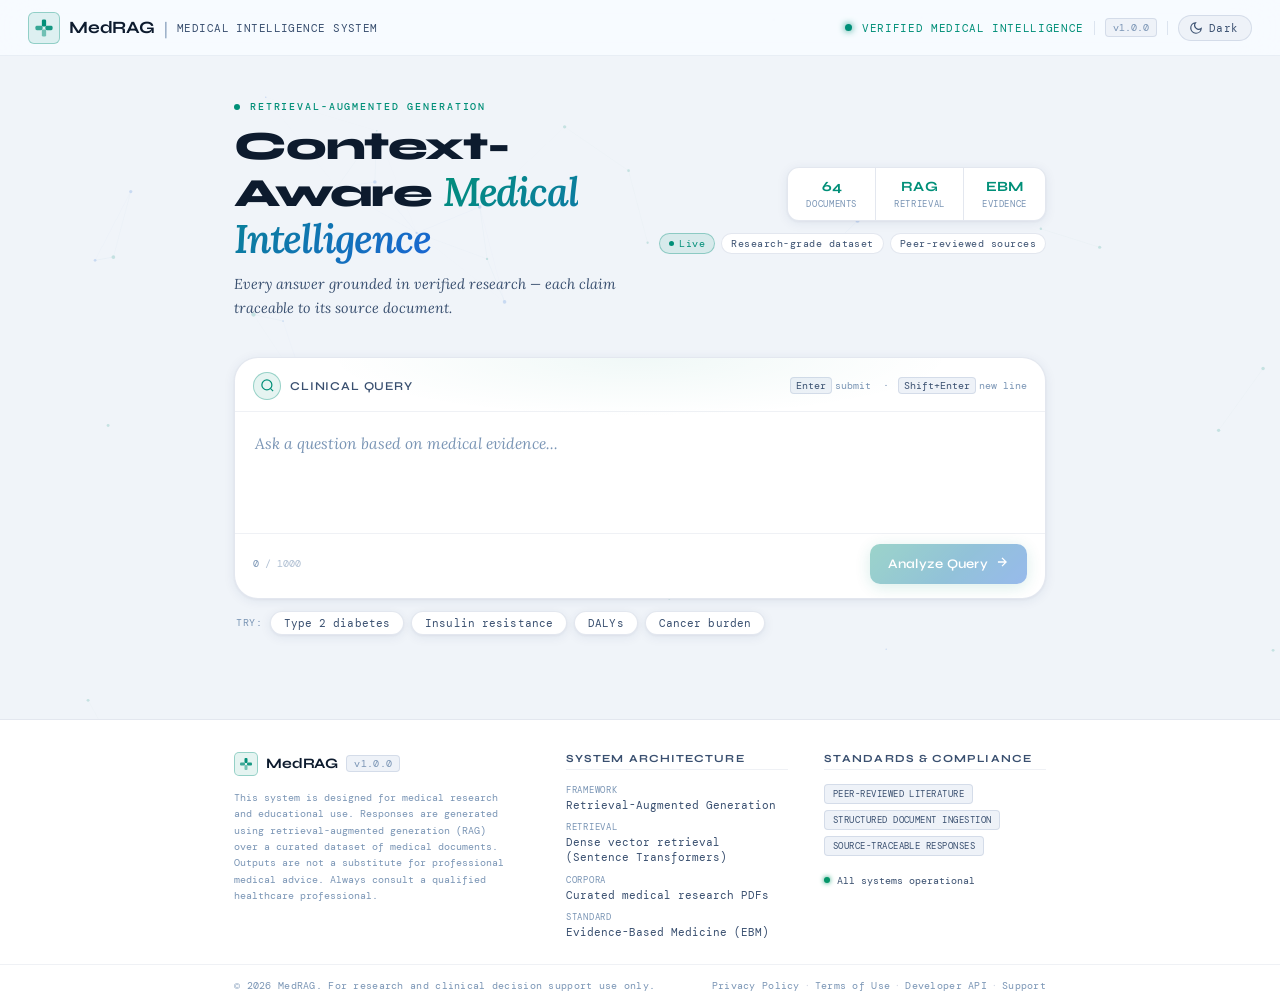
<file: frontend/index.html>
<!DOCTYPE html>
<html lang="en" data-theme="light">
<head>
  <meta charset="UTF-8" />
  <meta name="viewport" content="width=device-width, initial-scale=1.0" />
  <title>MedRAG — Context-Aware Medical Intelligence</title>
  <link rel="preconnect" href="https://fonts.googleapis.com" />
  <link rel="preconnect" href="https://fonts.gstatic.com" crossorigin />
  <link href="https://fonts.googleapis.com/css2?family=Syne:wght@400;500;600;700;800&family=DM+Mono:ital,wght@0,300;0,400;0,500;1,400&family=Lora:ital,wght@0,400;0,500;0,600;1,400;1,500&display=swap" rel="stylesheet" />
  <link rel="stylesheet" href="style.css" />

  <!-- Apply saved theme immediately to prevent flash of wrong theme -->
  <script>
    (function () {
      try {
        const saved = localStorage.getItem('medrag-theme');
        if (saved === 'dark') {
          document.documentElement.setAttribute('data-theme', 'dark');
        }
      } catch (e) {}
    })();
  </script>
</head>
<body>

  <!-- Background canvas for particle network effect -->
  <canvas id="bgCanvas"></canvas>

  <!-- ── Navbar ────────────────────────────────────────────────── -->
  <nav class="navbar">
    <div class="navbar-brand">
      <div class="brand-mark">
        <svg width="20" height="20" viewBox="0 0 28 28" fill="none" xmlns="http://www.w3.org/2000/svg">
          <rect x="11" y="2" width="6" height="10" rx="2" fill="var(--teal)"/>
          <rect x="11" y="16" width="6" height="10" rx="2" fill="var(--teal)" opacity="0.5"/>
          <rect x="2" y="11" width="10" height="6" rx="2" fill="var(--teal)" opacity="0.75"/>
          <rect x="16" y="11" width="10" height="6" rx="2" fill="var(--teal)" opacity="0.9"/>
        </svg>
      </div>
      <span class="brand-name">MedRAG</span>
      <span class="brand-sep">|</span>
      <span class="brand-tagline">Medical Intelligence System</span>
    </div>

    <div class="navbar-meta">
      <span class="status-dot"></span>
      <span class="status-label">Verified Medical Intelligence </span>
      <div class="nav-divider"></div>
      <span class="version-tag">v1.0.0</span>
      <div class="nav-divider"></div>

      <!-- Theme Toggle Button -->
      <button class="theme-toggle" id="themeToggle" type="button" aria-label="Toggle theme">
        <!-- Sun icon — visible in dark mode -->
        <svg class="theme-icon theme-icon--sun" width="15" height="15" viewBox="0 0 24 24" fill="none" stroke="currentColor" stroke-width="2" stroke-linecap="round">
          <circle cx="12" cy="12" r="5"/>
          <line x1="12" y1="1" x2="12" y2="3"/>
          <line x1="12" y1="21" x2="12" y2="23"/>
          <line x1="4.22" y1="4.22" x2="5.64" y2="5.64"/>
          <line x1="18.36" y1="18.36" x2="19.78" y2="19.78"/>
          <line x1="1" y1="12" x2="3" y2="12"/>
          <line x1="21" y1="12" x2="23" y2="12"/>
          <line x1="4.22" y1="19.78" x2="5.64" y2="18.36"/>
          <line x1="18.36" y1="5.64" x2="19.78" y2="4.22"/>
        </svg>
        <!-- Moon icon — visible in light mode -->
        <svg class="theme-icon theme-icon--moon" width="14" height="14" viewBox="0 0 24 24" fill="none" stroke="currentColor" stroke-width="2" stroke-linecap="round">
          <path d="M21 12.79A9 9 0 1 1 11.21 3 7 7 0 0 0 21 12.79z"/>
        </svg>
        <span class="theme-label" id="themeLabel">Dark</span>
      </button>
    </div>
  </nav>

  <!-- ── Main Content ──────────────────────────────────────────── -->
  <main class="main-content">

    <!-- Hero — compact two-column layout -->
    <header class="hero-header">
      <div class="hero-left">
        <div class="hero-eyebrow">
          <span class="eyebrow-dot"></span>
          <span class="eyebrow-text">RETRIEVAL-AUGMENTED GENERATION</span>
        </div>
        <h1 class="hero-title">
          Context-Aware <em>Medical Intelligence</em>
        </h1>
        <p class="hero-subtitle">
          Every answer grounded in verified research — each claim traceable to its source document.
        </p>
      </div>
      <div class="hero-right">
        <div class="hero-stats">
          <div class="stat-item">
            <span class="stat-num" id="stat-docs">—</span>
            <span class="stat-label">Documents</span>
          </div>
          <div class="stat-divider"></div>
          <div class="stat-item">
            <span class="stat-num">RAG</span>
            <span class="stat-label">Retrieval</span>
          </div>
          <div class="stat-divider"></div>
          <div class="stat-item">
            <span class="stat-num">EBM</span>
            <span class="stat-label">Evidence</span>
          </div>
        </div>
        <div class="hero-badges">
          <span class="hero-badge hero-badge--live">
            <span class="live-dot"></span>Live
          </span>
          <span class="hero-badge">Research-grade dataset</span>
          <span class="hero-badge">Peer-reviewed sources</span>
        </div>
      </div>
    </header>

    <!-- ── Query Section ─────────────────────────────────────────── -->
    <section class="query-section" id="querySection">
      <div class="query-card">
        <div class="query-card-header">
          <div class="query-icon">
            <svg width="15" height="15" viewBox="0 0 24 24" fill="none" stroke="currentColor" stroke-width="2">
              <circle cx="11" cy="11" r="8"/>
              <path d="m21 21-4.35-4.35"/>
            </svg>
          </div>
          <span class="query-card-label">Clinical Query</span>
          <div class="query-hint">
            <kbd>Enter</kbd> submit &nbsp;·&nbsp; <kbd>Shift+Enter</kbd> new line
          </div>
        </div>

        <div class="textarea-wrapper">
          <textarea
            id="queryInput"
            class="query-textarea"
            placeholder="Ask a question based on medical evidence..."
            rows="3"
            spellcheck="false"
            maxlength="1000"
          ></textarea>
        </div>

        <div class="query-card-footer">
          <div class="char-count">
            <span id="charCount">0</span><span class="char-max"> / 1000</span>
          </div>
          <button class="submit-btn" id="submitBtn" type="button" disabled>
            <span class="submit-btn-inner">
              <span class="btn-text">Analyze Query</span>
              <span class="btn-icon">
                <svg width="14" height="14" viewBox="0 0 24 24" fill="none" stroke="currentColor" stroke-width="2.2">
                  <path d="M5 12h14M12 5l7 7-7 7"/>
                </svg>
              </span>
            </span>
            <span class="btn-loading-text">Processing...</span>
          </button>
        </div>
      </div>

      <!-- Suggestion pills -->
      <div class="suggestion-row">
        <span class="suggestion-prefix">Try:</span>
        <button class="suggestion-pill" data-query="What are the first-line treatments for Type 2 diabetes?">Type 2 diabetes</button>
        <button class="suggestion-pill" data-query="What is insulin resistance and how does it affect the body?">Insulin resistance</button>
        <button class="suggestion-pill" data-query="What are Disability-Adjusted Life Years (DALYs) and why are they used?">DALYs</button>
        <button class="suggestion-pill" data-query="What trends have been observed in global cancer burden from 1990 to 2021??">Cancer burden</button>
      </div>

      <!-- Query History Panel -->
      <div class="history-panel" id="historyPanel">
        <div class="history-header">
          <div class="history-header-left">
            <svg width="12" height="12" viewBox="0 0 24 24" fill="none" stroke="currentColor" stroke-width="2.2">
              <circle cx="12" cy="12" r="10"/>
              <polyline points="12 6 12 12 16 14"/>
            </svg>
            <span>Recent Queries</span>
            <span class="history-count-badge" id="historyCountBadge">0</span>
          </div>
          <button class="history-clear-btn" id="historyClearBtn" type="button">Clear history</button>
        </div>
        <div class="history-list" id="historyList"></div>
      </div>
    </section>

    <!-- ── Loading State ─────────────────────────────────────────── -->
    <div class="loading-state" id="loadingState" aria-live="polite">
      <div class="loading-inner">
        <div class="loading-pulse-grid">
          <div class="pulse-bar"></div>
          <div class="pulse-bar"></div>
          <div class="pulse-bar"></div>
          <div class="pulse-bar"></div>
          <div class="pulse-bar"></div>
        </div>
        <p class="loading-label">Retrieving from medical knowledge base...</p>
        <p class="loading-sub" id="loadingSubtext">Searching indexed documents</p>
      </div>
    </div>

    <!-- ── Error State ────────────────────────────────────────────── -->
    <div class="error-state" id="errorState" role="alert">
      <div class="error-inner">
        <div class="error-icon">
          <svg width="20" height="20" viewBox="0 0 24 24" fill="none" stroke="currentColor" stroke-width="1.5">
            <circle cx="12" cy="12" r="10"/>
            <line x1="12" y1="8" x2="12" y2="12"/>
            <line x1="12" y1="16" x2="12.01" y2="16"/>
          </svg>
        </div>
        <div class="error-content">
          <p class="error-title">Unable to retrieve response</p>
          <p class="error-message" id="errorMessage">Could not connect to the MedRAG API.</p>
        </div>
        <button class="error-dismiss" id="errorDismiss" type="button" aria-label="Dismiss error">
          <svg width="14" height="14" viewBox="0 0 24 24" fill="none" stroke="currentColor" stroke-width="2">
            <path d="M18 6 6 18M6 6l12 12"/>
          </svg>
        </button>
      </div>
    </div>

    <!-- ── Results Section ───────────────────────────────────────── -->
    <section class="results-section" id="resultsSection">

      <!-- Answer card -->
      <div class="result-block">
        <div class="result-block-header">
          <div class="result-block-label">
            <div class="label-icon label-icon--answer">
              <svg width="13" height="13" viewBox="0 0 24 24" fill="none" stroke="currentColor" stroke-width="2.2">
                <path d="M9 12l2 2 4-4"/>
                <path d="M21 12c0 4.97-4.03 9-9 9S3 16.97 3 12 7.03 3 12 3s9 4.03 9 9z"/>
              </svg>
            </div>
            <span>Clinical Answer</span>
          </div>
          <div class="result-block-actions">
            <button class="action-btn" id="copyAnswerBtn" type="button" title="Copy answer">
              <svg width="12" height="12" viewBox="0 0 24 24" fill="none" stroke="currentColor" stroke-width="2">
                <rect x="9" y="9" width="13" height="13" rx="2"/>
                <path d="M5 15H4a2 2 0 0 1-2-2V4a2 2 0 0 1 2-2h9a2 2 0 0 1 2 2v1"/>
              </svg>
              <span>Copy</span>
            </button>
          </div>
        </div>
        <div class="answer-card">
          <div class="answer-content" id="answerContent"></div>
        </div>
      </div>

      <!-- Sources panel -->
      <div class="result-block" id="sourcesBlock">
        <div class="result-block-header">
          <div class="result-block-label">
            <div class="label-icon label-icon--sources">
              <svg width="13" height="13" viewBox="0 0 24 24" fill="none" stroke="currentColor" stroke-width="2">
                <path d="M14 2H6a2 2 0 0 0-2 2v16a2 2 0 0 0 2 2h12a2 2 0 0 0 2-2V8z"/>
                <polyline points="14 2 14 8 20 8"/>
                <line x1="16" y1="13" x2="8" y2="13"/>
                <line x1="16" y1="17" x2="8" y2="17"/>
              </svg>
            </div>
            <span>Evidence Sources</span>
          </div>
          <div class="sources-count-badge" id="sourcesCount">0 references</div>
        </div>
        <div class="sources-grid" id="sourcesGrid"></div>
      </div>

    </section>
  </main>

  <!-- ── Footer ───────────────────────────────────────────────────── -->
  <footer class="footer">
    <div class="footer-inner">

      <!-- Col 1: Brand & Disclaimer -->
      <div class="footer-col footer-col--brand">
        <div class="footer-brand-row">
          <div class="footer-brand-mark">
            <svg width="14" height="14" viewBox="0 0 28 28" fill="none">
              <rect x="11" y="2" width="6" height="10" rx="2" fill="var(--teal)"/>
              <rect x="11" y="16" width="6" height="10" rx="2" fill="var(--teal)" opacity="0.5"/>
              <rect x="2" y="11" width="10" height="6" rx="2" fill="var(--teal)" opacity="0.75"/>
              <rect x="16" y="11" width="10" height="6" rx="2" fill="var(--teal)" opacity="0.9"/>
            </svg>
          </div>
          <span class="footer-logo">MedRAG</span>
          <span class="footer-version">v1.0.0</span>
        </div>
        <p class="footer-disclaimer">
          This system is designed for medical research and educational use.

Responses are generated using retrieval-augmented generation (RAG)
over a curated dataset of medical documents.

Outputs are not a substitute for professional medical advice.
Always consult a qualified healthcare professional.
        </p>
      </div>

      <!-- Col 2: System Info -->
      <div class="footer-col footer-col--system">
        <p class="footer-col-title">System Architecture</p>
        <ul class="footer-info-list">
          <li>
            <span class="footer-info-label">Framework</span>
            <span class="footer-info-value">Retrieval-Augmented Generation</span>
          </li>
          <li>
            <span class="footer-info-label">Retrieval</span>
            <span class="footer-info-value">Dense vector retrieval<br> (Sentence Transformers)</span>
          </li>
          <li>
            <span class="footer-info-label">Corpora</span>
            <span class="footer-info-value">Curated medical research PDFs</span>
          </li>
          <li>
            <span class="footer-info-label">Standard</span>
            <span class="footer-info-value">Evidence-Based Medicine (EBM)</span>
          </li>
        </ul>
      </div>

      <!-- Col 3: Compliance Tags & Status -->
      <div class="footer-col footer-col--tags">
        <p class="footer-col-title">Standards & Compliance</p>
        <div class="footer-tags">
          <span class="footer-tag">Peer-reviewed literature</span>
          <span class="footer-tag">Structured document ingestion</span>
          <span class="footer-tag">Source-traceable responses</span>
        </div>
        <div class="footer-status-row">
          <span class="footer-status-dot"></span>
          <span class="footer-status-text">All systems operational</span>
          
        </div>
      </div>

    </div>

    <!-- Footer bottom bar -->
    <div class="footer-bottom">
      <div class="footer-bottom-inner">
        <span class="footer-copy">© 2026 MedRAG. For research and clinical decision support use only.</span>
        <span class="footer-links">
          <a href="privacy.html" class="footer-link">Privacy Policy</a>
          <span class="footer-link-sep">·</span>
          <a href="terms.html" class="footer-link">Terms of Use</a>
          <span class="footer-link-sep">·</span>
          <a href="#" class="footer-link">Developer API</a>
          <span class="footer-link-sep">·</span>
          <a href="support.html" class="footer-link">Support</a>
        </span>
      </div>
    </div>
  </footer>

  <script src="config.js"></script>
  <script src="script.js"></script>
</body>
</html>
</file>
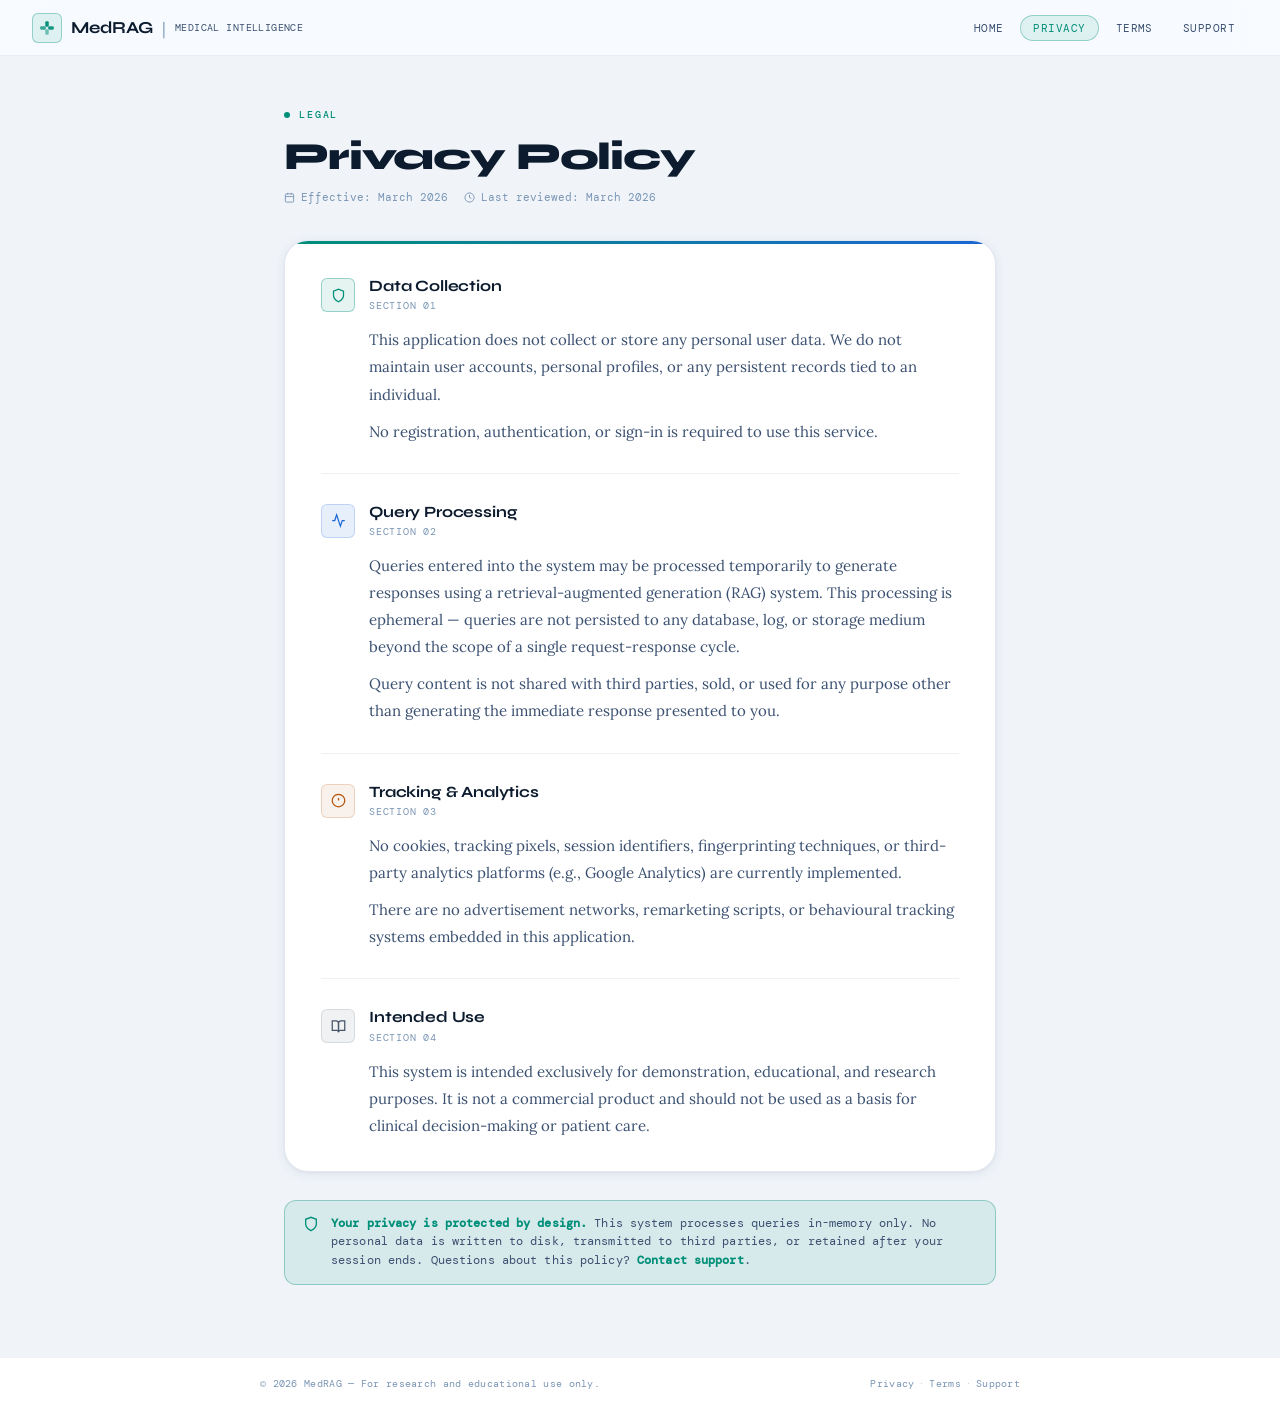
<file: frontend/privacy.html>
<!DOCTYPE html>
<html lang="en">
<head>
  <meta charset="UTF-8" />
  <meta name="viewport" content="width=device-width, initial-scale=1.0" />
  <title>Privacy Policy — MedRAG</title>
  <link rel="preconnect" href="https://fonts.googleapis.com" />
  <link rel="preconnect" href="https://fonts.gstatic.com" crossorigin />
  <link href="https://fonts.googleapis.com/css2?family=Syne:wght@400;500;600;700;800&family=DM+Mono:ital,wght@0,300;0,400;0,500;1,400&family=Lora:ital,wght@0,400;0,500;0,600;1,400;1,500&display=swap" rel="stylesheet" />

  <style>
    /* ── Design Tokens (matches main project light theme) ───────── */
    :root {
      --bg-void:       #f0f4f9;
      --bg-base:       #f5f8fc;
      --bg-surface:    #ffffff;
      --bg-raised:     #eef2f8;
      --bg-hover:      #e6ecf5;

      --border-subtle: rgba(30, 60, 120, 0.07);
      --border-dim:    rgba(30, 60, 120, 0.12);
      --border-bright: rgba(30, 60, 120, 0.22);

      --teal:          #008f78;
      --teal-dim:      rgba(0, 143, 120, 0.10);
      --teal-glow:     rgba(0, 143, 120, 0.06);
      --teal-mid:      rgba(0, 143, 120, 0.35);

      --blue:          #1a66d4;
      --blue-dim:      rgba(26, 102, 212, 0.10);

      --text-primary:   #0d1b2e;
      --text-secondary: #3a5070;
      --text-muted:     #7a95b5;

      --font-display: 'Syne', sans-serif;
      --font-body:    'Lora', Georgia, serif;
      --font-mono:    'DM Mono', 'Courier New', monospace;

      --navbar-bg:        rgba(248, 251, 255, 0.94);
      --shadow-card:      0 2px 12px rgba(20, 50, 100, 0.08), 0 1px 3px rgba(20, 50, 100, 0.05);
      --shadow-card-hover:0 8px 30px rgba(20, 50, 100, 0.12), 0 2px 8px rgba(20, 50, 100, 0.06);

      --radius-sm:  6px;
      --radius-md:  12px;
      --radius-lg:  18px;
      --radius-xl:  24px;

      --t-fast:   0.15s ease;
      --t-normal: 0.25s ease;
    }

    /* ── Reset ──────────────────────────────────────────────────── */
    *, *::before, *::after { box-sizing: border-box; margin: 0; padding: 0; }

    html {
      font-size: 16px;
      scroll-behavior: smooth;
      -webkit-font-smoothing: antialiased;
    }

    body {
      font-family: var(--font-body);
      background: var(--bg-void);
      color: var(--text-primary);
      min-height: 100vh;
      display: flex;
      flex-direction: column;
    }

    /* ── Navbar ─────────────────────────────────────────────────── */
    .navbar {
      position: sticky;
      top: 0;
      z-index: 100;
      height: 56px;
      display: flex;
      align-items: center;
      justify-content: space-between;
      padding: 0 32px;
      background: var(--navbar-bg);
      backdrop-filter: blur(20px) saturate(160%);
      -webkit-backdrop-filter: blur(20px) saturate(160%);
      border-bottom: 1px solid var(--border-subtle);
    }

    .navbar-brand {
      display: flex;
      align-items: center;
      gap: 9px;
      text-decoration: none;
    }

    .brand-mark {
      width: 30px;
      height: 30px;
      background: var(--teal-dim);
      border: 1px solid var(--teal-mid);
      border-radius: var(--radius-sm);
      display: flex;
      align-items: center;
      justify-content: center;
      flex-shrink: 0;
    }

    .brand-name {
      font-family: var(--font-display);
      font-size: 1.05rem;
      font-weight: 700;
      color: var(--text-primary);
      letter-spacing: -0.01em;
    }

    .brand-sep {
      color: var(--text-muted);
      font-weight: 300;
    }

    .brand-sub {
      font-family: var(--font-mono);
      font-size: 0.65rem;
      color: var(--text-secondary);
      letter-spacing: 0.04em;
      text-transform: uppercase;
    }

    .nav-links {
      display: flex;
      align-items: center;
      gap: 4px;
    }

    .nav-link {
      font-family: var(--font-mono);
      font-size: 0.7rem;
      color: var(--text-secondary);
      text-decoration: none;
      padding: 5px 12px;
      border-radius: 20px;
      letter-spacing: 0.04em;
      text-transform: uppercase;
      transition: color var(--t-fast), background var(--t-fast);
      border: 1px solid transparent;
    }

    .nav-link:hover {
      color: var(--teal);
      background: var(--teal-dim);
      border-color: var(--teal-mid);
    }

    .nav-link.active {
      color: var(--teal);
      background: var(--teal-dim);
      border-color: var(--teal-mid);
    }

    /* ── Main ───────────────────────────────────────────────────── */
    main {
      flex: 1;
      max-width: 760px;
      width: 100%;
      margin: 0 auto;
      padding: 52px 24px 72px;
    }

    /* ── Page Header ────────────────────────────────────────────── */
    .page-header {
      margin-bottom: 36px;
      animation: fadeUp 0.6s cubic-bezier(0.25, 0.46, 0.45, 0.94) both;
    }

    @keyframes fadeUp {
      from { opacity: 0; transform: translateY(18px); }
      to   { opacity: 1; transform: translateY(0); }
    }

    .page-eyebrow {
      display: flex;
      align-items: center;
      gap: 9px;
      margin-bottom: 14px;
    }

    .eyebrow-dot {
      width: 6px;
      height: 6px;
      border-radius: 50%;
      background: var(--teal);
      flex-shrink: 0;
    }

    .eyebrow-text {
      font-family: var(--font-mono);
      font-size: 0.64rem;
      letter-spacing: 0.18em;
      color: var(--teal);
      text-transform: uppercase;
      font-weight: 500;
    }

    .page-title {
      font-family: var(--font-display);
      font-size: clamp(1.7rem, 4vw, 2.4rem);
      font-weight: 800;
      color: var(--text-primary);
      letter-spacing: -0.03em;
      line-height: 1.12;
      margin-bottom: 12px;
    }

    .page-meta {
      font-family: var(--font-mono);
      font-size: 0.68rem;
      color: var(--text-muted);
      display: flex;
      align-items: center;
      gap: 16px;
      flex-wrap: wrap;
    }

    .page-meta-item {
      display: flex;
      align-items: center;
      gap: 6px;
    }

    /* ── Divider ────────────────────────────────────────────────── */
    .section-divider {
      height: 1px;
      background: linear-gradient(90deg, var(--teal-mid), transparent);
      margin: 32px 0;
    }

    /* ── Content Card ───────────────────────────────────────────── */
    .content-card {
      background: var(--bg-surface);
      border: 1px solid var(--border-dim);
      border-radius: var(--radius-xl);
      box-shadow: var(--shadow-card);
      overflow: hidden;
      animation: fadeUp 0.7s cubic-bezier(0.25, 0.46, 0.45, 0.94) 0.08s both;
    }

    .card-accent-bar {
      height: 3px;
      background: linear-gradient(90deg, var(--teal) 0%, var(--blue) 100%);
    }

    .card-body {
      padding: 32px 36px;
    }

    /* ── Policy Sections ────────────────────────────────────────── */
    .policy-section {
      padding: 28px 0;
      border-bottom: 1px solid var(--border-subtle);
    }

    .policy-section:first-child { padding-top: 0; }
    .policy-section:last-child  { padding-bottom: 0; border-bottom: none; }

    .policy-section-header {
      display: flex;
      align-items: flex-start;
      gap: 14px;
      margin-bottom: 14px;
    }

    .section-icon {
      width: 34px;
      height: 34px;
      border-radius: var(--radius-sm);
      display: flex;
      align-items: center;
      justify-content: center;
      flex-shrink: 0;
      margin-top: 2px;
    }

    .section-icon--teal {
      background: var(--teal-dim);
      color: var(--teal);
      border: 1px solid var(--teal-mid);
    }

    .section-icon--blue {
      background: var(--blue-dim);
      color: var(--blue);
      border: 1px solid rgba(26,102,212,0.2);
    }

    .section-icon--amber {
      background: rgba(180,83,9,0.08);
      color: #b45309;
      border: 1px solid rgba(180,83,9,0.2);
    }

    .section-icon--slate {
      background: rgba(71,85,105,0.08);
      color: #475569;
      border: 1px solid rgba(71,85,105,0.15);
    }

    .policy-section-title {
      font-family: var(--font-display);
      font-size: 0.98rem;
      font-weight: 700;
      color: var(--text-primary);
      letter-spacing: -0.01em;
      line-height: 1.3;
    }

    .policy-section-num {
      font-family: var(--font-mono);
      font-size: 0.6rem;
      color: var(--text-muted);
      letter-spacing: 0.08em;
      text-transform: uppercase;
      margin-top: 3px;
    }

    .policy-section-body {
      font-family: var(--font-body);
      font-size: 0.94rem;
      line-height: 1.8;
      color: var(--text-secondary);
      padding-left: 48px;
    }

    .policy-section-body p { margin-bottom: 10px; }
    .policy-section-body p:last-child { margin-bottom: 0; }

    /* ── Notice Banner ──────────────────────────────────────────── */
    .notice-banner {
      display: flex;
      align-items: flex-start;
      gap: 12px;
      background: var(--teal-dim);
      border: 1px solid var(--teal-mid);
      border-radius: var(--radius-md);
      padding: 14px 18px;
      margin-top: 28px;
      animation: fadeUp 0.8s cubic-bezier(0.25, 0.46, 0.45, 0.94) 0.16s both;
    }

    .notice-banner-icon {
      color: var(--teal);
      flex-shrink: 0;
      margin-top: 1px;
    }

    .notice-banner-text {
      font-family: var(--font-mono);
      font-size: 0.72rem;
      color: var(--text-secondary);
      line-height: 1.6;
      letter-spacing: 0.01em;
    }

    .notice-banner-text strong {
      color: var(--teal);
      font-weight: 600;
    }

    /* ── Footer ─────────────────────────────────────────────────── */
    .footer {
      border-top: 1px solid var(--border-subtle);
      background: var(--bg-surface);
      padding: 18px 32px;
    }

    .footer-inner {
      max-width: 760px;
      margin: 0 auto;
      display: flex;
      align-items: center;
      justify-content: space-between;
      flex-wrap: wrap;
      gap: 10px;
    }

    .footer-copy {
      font-family: var(--font-mono);
      font-size: 0.62rem;
      color: var(--text-muted);
      letter-spacing: 0.03em;
    }

    .footer-links {
      display: flex;
      align-items: center;
      gap: 6px;
    }

    .footer-link {
      font-family: var(--font-mono);
      font-size: 0.62rem;
      color: var(--text-muted);
      text-decoration: none;
      letter-spacing: 0.03em;
      transition: color var(--t-fast);
    }

    .footer-link:hover { color: var(--teal); }

    .footer-sep {
      color: var(--border-bright);
      font-size: 0.7rem;
    }

    /* ── Scrollbar ──────────────────────────────────────────────── */
    ::-webkit-scrollbar       { width: 5px; }
    ::-webkit-scrollbar-track { background: var(--bg-void); }
    ::-webkit-scrollbar-thumb { background: var(--border-dim); border-radius: 3px; }
    ::-webkit-scrollbar-thumb:hover { background: var(--border-bright); }

    ::selection { background: var(--teal-dim); color: var(--teal); }

    /* ── Responsive ─────────────────────────────────────────────── */
    @media (max-width: 600px) {
      .navbar { padding: 0 16px; }
      .brand-sub { display: none; }
      .brand-sep { display: none; }
      main { padding: 36px 16px 56px; }
      .card-body { padding: 22px 20px; }
      .policy-section-body { padding-left: 0; margin-top: 12px; }
      .nav-links { gap: 2px; }
      .nav-link { padding: 4px 8px; font-size: 0.62rem; }
    }
  </style>
</head>
<body>

  <!-- ── Navbar ─────────────────────────────────────────────────── -->
  <nav class="navbar">
    <a href="index.html" class="navbar-brand">
      <div class="brand-mark">
        <svg width="16" height="16" viewBox="0 0 28 28" fill="none">
          <rect x="11" y="2" width="6" height="10" rx="2" fill="#008f78"/>
          <rect x="11" y="16" width="6" height="10" rx="2" fill="#008f78" opacity="0.5"/>
          <rect x="2" y="11" width="10" height="6" rx="2" fill="#008f78" opacity="0.75"/>
          <rect x="16" y="11" width="10" height="6" rx="2" fill="#008f78" opacity="0.9"/>
        </svg>
      </div>
      <span class="brand-name">MedRAG</span>
      <span class="brand-sep">|</span>
      <span class="brand-sub">Medical Intelligence</span>
    </a>
    <nav class="nav-links" aria-label="Site navigation">
      <a href="index.html"   class="nav-link">Home</a>
      <a href="privacy.html" class="nav-link active" aria-current="page">Privacy</a>
      <a href="terms.html"   class="nav-link">Terms</a>
      <a href="support.html" class="nav-link">Support</a>
    </nav>
  </nav>

  <!-- ── Main ───────────────────────────────────────────────────── -->
  <main>

    <!-- Page header -->
    <header class="page-header">
      <div class="page-eyebrow">
        <span class="eyebrow-dot"></span>
        <span class="eyebrow-text">Legal</span>
      </div>
      <h1 class="page-title">Privacy Policy</h1>
      <div class="page-meta">
        <span class="page-meta-item">
          <svg width="11" height="11" viewBox="0 0 24 24" fill="none" stroke="currentColor" stroke-width="2">
            <rect x="3" y="4" width="18" height="18" rx="2"/>
            <line x1="16" y1="2" x2="16" y2="6"/>
            <line x1="8" y1="2" x2="8" y2="6"/>
            <line x1="3" y1="10" x2="21" y2="10"/>
          </svg>
          Effective: March 2026
        </span>
        <span class="page-meta-item">
          <svg width="11" height="11" viewBox="0 0 24 24" fill="none" stroke="currentColor" stroke-width="2">
            <circle cx="12" cy="12" r="10"/>
            <polyline points="12 6 12 12 16 14"/>
          </svg>
          Last reviewed: March 2026
        </span>
      </div>
    </header>

    <!-- Content card -->
    <div class="content-card">
      <div class="card-accent-bar"></div>
      <div class="card-body">

        <!-- Section 1 -->
        <div class="policy-section">
          <div class="policy-section-header">
            <div class="section-icon section-icon--teal">
              <svg width="15" height="15" viewBox="0 0 24 24" fill="none" stroke="currentColor" stroke-width="2">
                <path d="M12 22s8-4 8-10V5l-8-3-8 3v7c0 6 8 10 8 10z"/>
              </svg>
            </div>
            <div>
              <p class="policy-section-title">Data Collection</p>
              <p class="policy-section-num">Section 01</p>
            </div>
          </div>
          <div class="policy-section-body">
            <p>
              This application does not collect or store any personal user data.
              We do not maintain user accounts, personal profiles, or any persistent records tied to an individual.
            </p>
            <p>
              No registration, authentication, or sign-in is required to use this service.
            </p>
          </div>
        </div>

        <!-- Section 2 -->
        <div class="policy-section">
          <div class="policy-section-header">
            <div class="section-icon section-icon--blue">
              <svg width="15" height="15" viewBox="0 0 24 24" fill="none" stroke="currentColor" stroke-width="2">
                <polyline points="22 12 18 12 15 21 9 3 6 12 2 12"/>
              </svg>
            </div>
            <div>
              <p class="policy-section-title">Query Processing</p>
              <p class="policy-section-num">Section 02</p>
            </div>
          </div>
          <div class="policy-section-body">
            <p>
              Queries entered into the system may be processed temporarily to generate responses
              using a retrieval-augmented generation (RAG) system. This processing is ephemeral —
              queries are not persisted to any database, log, or storage medium beyond the scope
              of a single request-response cycle.
            </p>
            <p>
              Query content is not shared with third parties, sold, or used for any purpose
              other than generating the immediate response presented to you.
            </p>
          </div>
        </div>

        <!-- Section 3 -->
        <div class="policy-section">
          <div class="policy-section-header">
            <div class="section-icon section-icon--amber">
              <svg width="15" height="15" viewBox="0 0 24 24" fill="none" stroke="currentColor" stroke-width="2">
                <circle cx="12" cy="12" r="10"/>
                <line x1="12" y1="8" x2="12" y2="12"/>
                <line x1="12" y1="16" x2="12.01" y2="16"/>
              </svg>
            </div>
            <div>
              <p class="policy-section-title">Tracking &amp; Analytics</p>
              <p class="policy-section-num">Section 03</p>
            </div>
          </div>
          <div class="policy-section-body">
            <p>
              No cookies, tracking pixels, session identifiers, fingerprinting techniques,
              or third-party analytics platforms (e.g., Google Analytics) are currently implemented.
            </p>
            <p>
              There are no advertisement networks, remarketing scripts, or behavioural tracking
              systems embedded in this application.
            </p>
          </div>
        </div>

        <!-- Section 4 -->
        <div class="policy-section">
          <div class="policy-section-header">
            <div class="section-icon section-icon--slate">
              <svg width="15" height="15" viewBox="0 0 24 24" fill="none" stroke="currentColor" stroke-width="2">
                <path d="M2 3h6a4 4 0 0 1 4 4v14a3 3 0 0 0-3-3H2z"/>
                <path d="M22 3h-6a4 4 0 0 0-4 4v14a3 3 0 0 1 3-3h7z"/>
              </svg>
            </div>
            <div>
              <p class="policy-section-title">Intended Use</p>
              <p class="policy-section-num">Section 04</p>
            </div>
          </div>
          <div class="policy-section-body">
            <p>
              This system is intended exclusively for demonstration, educational, and research
              purposes. It is not a commercial product and should not be used as a basis for
              clinical decision-making or patient care.
            </p>
          </div>
        </div>

      </div>
    </div>

    <!-- Notice banner -->
    <div class="notice-banner" role="note">
      <div class="notice-banner-icon">
        <svg width="16" height="16" viewBox="0 0 24 24" fill="none" stroke="currentColor" stroke-width="2">
          <path d="M12 22s8-4 8-10V5l-8-3-8 3v7c0 6 8 10 8 10z"/>
        </svg>
      </div>
      <p class="notice-banner-text">
        <strong>Your privacy is protected by design.</strong> This system processes queries in-memory only.
        No personal data is written to disk, transmitted to third parties, or retained after your session ends.
        Questions about this policy? <a href="support.html" style="color:var(--teal);text-decoration:none;font-weight:600;">Contact support</a>.
      </p>
    </div>

  </main>

  <!-- ── Footer ─────────────────────────────────────────────────── -->
  <footer class="footer">
    <div class="footer-inner">
      <span class="footer-copy">© 2026 MedRAG — For research and educational use only.</span>
      <div class="footer-links">
        <a href="privacy.html" class="footer-link">Privacy</a>
        <span class="footer-sep">·</span>
        <a href="terms.html"   class="footer-link">Terms</a>
        <span class="footer-sep">·</span>
        <a href="support.html" class="footer-link">Support</a>
      </div>
    </div>
  </footer>

</body>
</html>
</file>
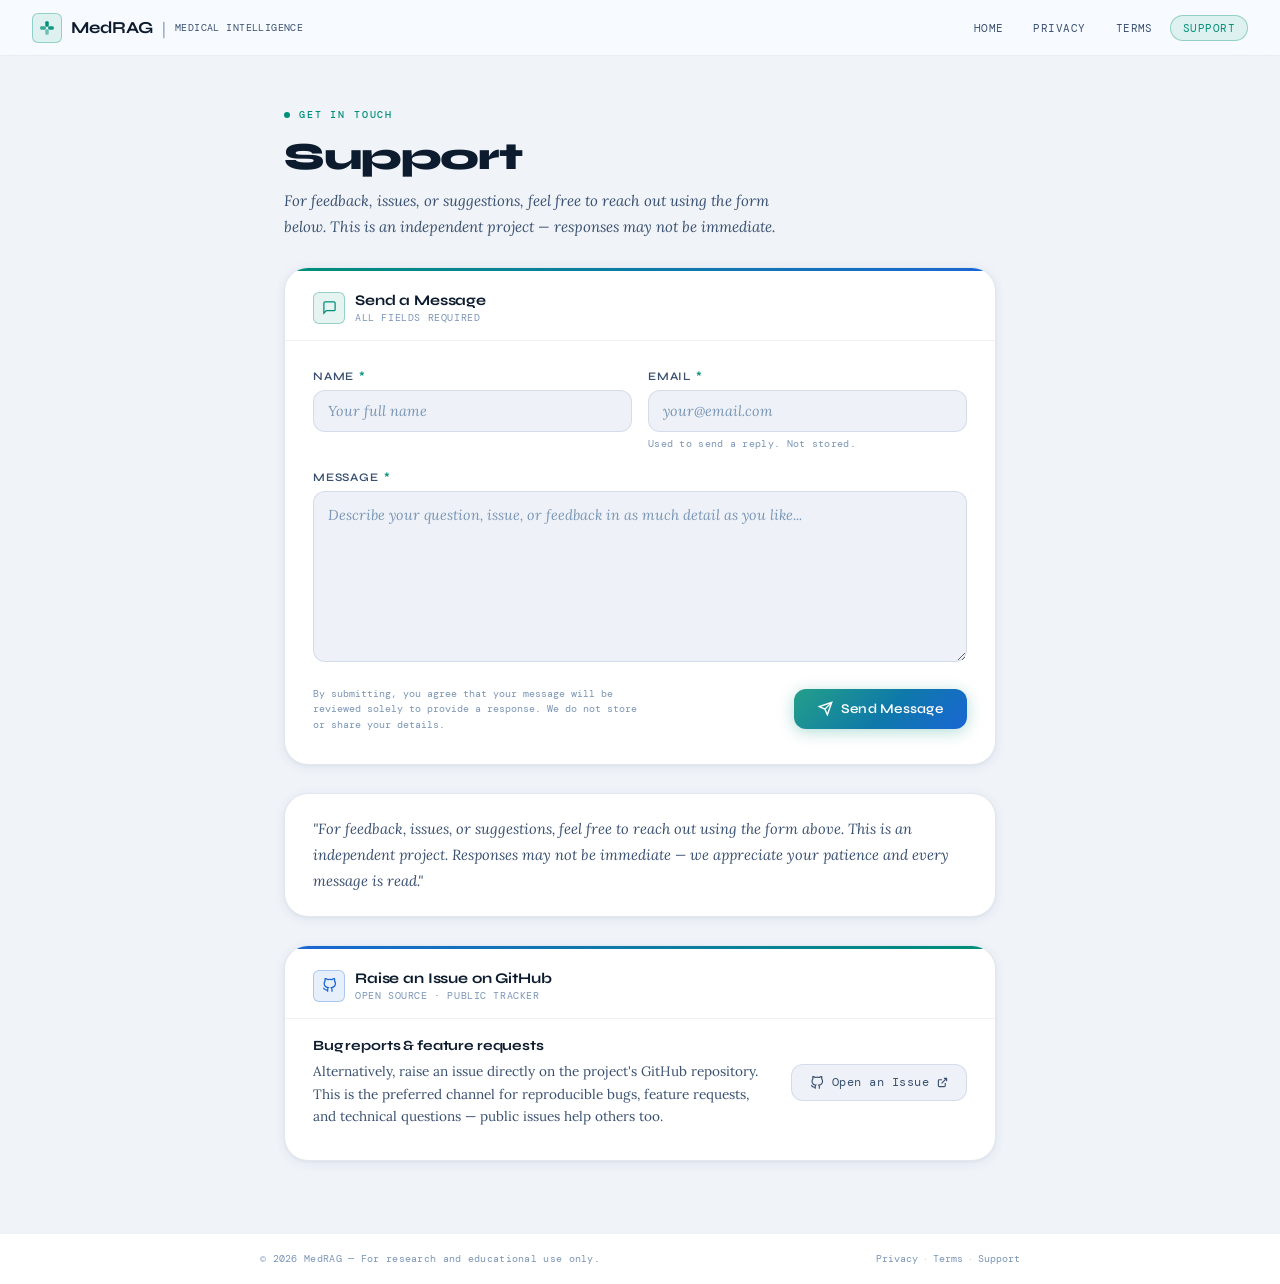
<file: frontend/support.html>
<!DOCTYPE html>
<html lang="en">
<head>
  <meta charset="UTF-8" />
  <meta name="viewport" content="width=device-width, initial-scale=1.0" />
  <title>Support — MedRAG</title>
  <link rel="preconnect" href="https://fonts.googleapis.com" />
  <link rel="preconnect" href="https://fonts.gstatic.com" crossorigin />
  <link href="https://fonts.googleapis.com/css2?family=Syne:wght@400;500;600;700;800&family=DM+Mono:ital,wght@0,300;0,400;0,500;1,400&family=Lora:ital,wght@0,400;0,500;0,600;1,400;1,500&display=swap" rel="stylesheet" />

  <style>
    /* ── Design Tokens (matches main project light theme) ───────── */
    :root {
      --bg-void:       #f0f4f9;
      --bg-base:       #f5f8fc;
      --bg-surface:    #ffffff;
      --bg-raised:     #eef2f8;
      --bg-hover:      #e6ecf5;

      --border-subtle: rgba(30, 60, 120, 0.07);
      --border-dim:    rgba(30, 60, 120, 0.12);
      --border-bright: rgba(30, 60, 120, 0.22);

      --teal:          #008f78;
      --teal-dim:      rgba(0, 143, 120, 0.10);
      --teal-glow:     rgba(0, 143, 120, 0.06);
      --teal-mid:      rgba(0, 143, 120, 0.35);

      --blue:          #1a66d4;
      --blue-dim:      rgba(26, 102, 212, 0.10);
      --blue-mid:      rgba(26, 102, 212, 0.28);

      --green:         #059669;
      --green-dim:     rgba(5, 150, 105, 0.09);
      --green-mid:     rgba(5, 150, 105, 0.3);

      --red:           #dc2626;
      --red-dim:       rgba(220, 38, 38, 0.08);

      --text-primary:   #0d1b2e;
      --text-secondary: #3a5070;
      --text-muted:     #7a95b5;

      --font-display: 'Syne', sans-serif;
      --font-body:    'Lora', Georgia, serif;
      --font-mono:    'DM Mono', 'Courier New', monospace;

      --navbar-bg:        rgba(248, 251, 255, 0.94);
      --shadow-card:      0 2px 12px rgba(20, 50, 100, 0.08), 0 1px 3px rgba(20, 50, 100, 0.05);
      --shadow-card-hover:0 8px 30px rgba(20, 50, 100, 0.12), 0 2px 8px rgba(20, 50, 100, 0.06);

      --radius-sm:  6px;
      --radius-md:  12px;
      --radius-lg:  18px;
      --radius-xl:  24px;

      --t-fast:   0.15s ease;
      --t-normal: 0.25s ease;
    }

    /* ── Reset ──────────────────────────────────────────────────── */
    *, *::before, *::after { box-sizing: border-box; margin: 0; padding: 0; }

    html {
      font-size: 16px;
      scroll-behavior: smooth;
      -webkit-font-smoothing: antialiased;
    }

    body {
      font-family: var(--font-body);
      background: var(--bg-void);
      color: var(--text-primary);
      min-height: 100vh;
      display: flex;
      flex-direction: column;
    }

    /* ── Navbar ─────────────────────────────────────────────────── */
    .navbar {
      position: sticky;
      top: 0;
      z-index: 100;
      height: 56px;
      display: flex;
      align-items: center;
      justify-content: space-between;
      padding: 0 32px;
      background: var(--navbar-bg);
      backdrop-filter: blur(20px) saturate(160%);
      -webkit-backdrop-filter: blur(20px) saturate(160%);
      border-bottom: 1px solid var(--border-subtle);
    }

    .navbar-brand {
      display: flex;
      align-items: center;
      gap: 9px;
      text-decoration: none;
    }

    .brand-mark {
      width: 30px;
      height: 30px;
      background: var(--teal-dim);
      border: 1px solid var(--teal-mid);
      border-radius: var(--radius-sm);
      display: flex;
      align-items: center;
      justify-content: center;
      flex-shrink: 0;
    }

    .brand-name {
      font-family: var(--font-display);
      font-size: 1.05rem;
      font-weight: 700;
      color: var(--text-primary);
      letter-spacing: -0.01em;
    }

    .brand-sep { color: var(--text-muted); font-weight: 300; }

    .brand-sub {
      font-family: var(--font-mono);
      font-size: 0.65rem;
      color: var(--text-secondary);
      letter-spacing: 0.04em;
      text-transform: uppercase;
    }

    .nav-links {
      display: flex;
      align-items: center;
      gap: 4px;
    }

    .nav-link {
      font-family: var(--font-mono);
      font-size: 0.7rem;
      color: var(--text-secondary);
      text-decoration: none;
      padding: 5px 12px;
      border-radius: 20px;
      letter-spacing: 0.04em;
      text-transform: uppercase;
      transition: color var(--t-fast), background var(--t-fast);
      border: 1px solid transparent;
    }

    .nav-link:hover {
      color: var(--teal);
      background: var(--teal-dim);
      border-color: var(--teal-mid);
    }

    .nav-link.active {
      color: var(--teal);
      background: var(--teal-dim);
      border-color: var(--teal-mid);
    }

    /* ── Main ───────────────────────────────────────────────────── */
    main {
      flex: 1;
      max-width: 760px;
      width: 100%;
      margin: 0 auto;
      padding: 52px 24px 72px;
      display: flex;
      flex-direction: column;
      gap: 28px;
    }

    /* ── Page Header ────────────────────────────────────────────── */
    .page-header {
      animation: fadeUp 0.6s cubic-bezier(0.25, 0.46, 0.45, 0.94) both;
    }

    @keyframes fadeUp {
      from { opacity: 0; transform: translateY(18px); }
      to   { opacity: 1; transform: translateY(0); }
    }

    .page-eyebrow {
      display: flex;
      align-items: center;
      gap: 9px;
      margin-bottom: 14px;
    }

    .eyebrow-dot {
      width: 6px;
      height: 6px;
      border-radius: 50%;
      background: var(--teal);
      flex-shrink: 0;
    }

    .eyebrow-text {
      font-family: var(--font-mono);
      font-size: 0.64rem;
      letter-spacing: 0.18em;
      color: var(--teal);
      text-transform: uppercase;
      font-weight: 500;
    }

    .page-title {
      font-family: var(--font-display);
      font-size: clamp(1.7rem, 4vw, 2.4rem);
      font-weight: 800;
      color: var(--text-primary);
      letter-spacing: -0.03em;
      line-height: 1.12;
      margin-bottom: 10px;
    }

    .page-subtitle {
      font-family: var(--font-body);
      font-size: 0.94rem;
      color: var(--text-secondary);
      line-height: 1.7;
      font-style: italic;
      max-width: 520px;
    }

    /* ── Card shared styles ─────────────────────────────────────── */
    .card {
      background: var(--bg-surface);
      border: 1px solid var(--border-dim);
      border-radius: var(--radius-xl);
      box-shadow: var(--shadow-card);
      overflow: hidden;
    }

    .card-accent-bar {
      height: 3px;
      background: linear-gradient(90deg, var(--teal) 0%, var(--blue) 100%);
    }

    .card-accent-bar--blue {
      background: linear-gradient(90deg, var(--blue) 0%, var(--teal) 100%);
    }

    .card-header {
      display: flex;
      align-items: center;
      gap: 10px;
      padding: 20px 28px 16px;
      border-bottom: 1px solid var(--border-subtle);
    }

    .card-header-icon {
      width: 32px;
      height: 32px;
      border-radius: var(--radius-sm);
      display: flex;
      align-items: center;
      justify-content: center;
      flex-shrink: 0;
    }

    .card-header-icon--teal {
      background: var(--teal-dim);
      color: var(--teal);
      border: 1px solid var(--teal-mid);
    }

    .card-header-icon--blue {
      background: var(--blue-dim);
      color: var(--blue);
      border: 1px solid var(--blue-mid);
    }

    .card-header-title {
      font-family: var(--font-display);
      font-size: 0.92rem;
      font-weight: 700;
      color: var(--text-primary);
      letter-spacing: -0.01em;
    }

    .card-header-sub {
      font-family: var(--font-mono);
      font-size: 0.62rem;
      color: var(--text-muted);
      letter-spacing: 0.06em;
      text-transform: uppercase;
      margin-top: 2px;
    }

    .card-body {
      padding: 28px 28px 32px;
    }

    /* ── Form ───────────────────────────────────────────────────── */
    .support-form {
      display: flex;
      flex-direction: column;
      gap: 20px;
    }

    .form-row {
      display: grid;
      grid-template-columns: 1fr 1fr;
      gap: 16px;
    }

    .field-group {
      display: flex;
      flex-direction: column;
      gap: 7px;
    }

    .field-label {
      font-family: var(--font-display);
      font-size: 0.72rem;
      font-weight: 600;
      color: var(--text-secondary);
      letter-spacing: 0.07em;
      text-transform: uppercase;
      display: flex;
      align-items: center;
      gap: 5px;
    }

    .field-required {
      color: var(--teal);
      font-size: 0.75rem;
      line-height: 1;
    }

    .field-input,
    .field-textarea {
      width: 100%;
      background: var(--bg-raised);
      border: 1px solid var(--border-dim);
      border-radius: var(--radius-md);
      padding: 11px 14px;
      font-family: var(--font-body);
      font-size: 0.9rem;
      color: var(--text-primary);
      outline: none;
      transition: border-color var(--t-fast), box-shadow var(--t-fast), background var(--t-fast);
      caret-color: var(--teal);
      -webkit-appearance: none;
      appearance: none;
    }

    .field-input::placeholder,
    .field-textarea::placeholder {
      color: var(--text-muted);
      font-style: italic;
    }

    .field-input:focus,
    .field-textarea:focus {
      border-color: var(--teal-mid);
      background: var(--bg-surface);
      box-shadow: 0 0 0 3px var(--teal-glow);
    }

    .field-input:focus-visible,
    .field-textarea:focus-visible {
      outline: none;
    }

    .field-textarea {
      resize: vertical;
      min-height: 130px;
      line-height: 1.7;
    }

    .field-textarea::-webkit-scrollbar { width: 4px; }
    .field-textarea::-webkit-scrollbar-track { background: transparent; }
    .field-textarea::-webkit-scrollbar-thumb { background: var(--border-dim); border-radius: 2px; }

    .field-hint {
      font-family: var(--font-mono);
      font-size: 0.62rem;
      color: var(--text-muted);
      letter-spacing: 0.03em;
      margin-top: -2px;
    }

    /* ── Submit button ──────────────────────────────────────────── */
    .submit-row {
      display: flex;
      align-items: center;
      justify-content: space-between;
      flex-wrap: wrap;
      gap: 12px;
      padding-top: 4px;
    }

    .submit-note {
      font-family: var(--font-mono);
      font-size: 0.64rem;
      color: var(--text-muted);
      line-height: 1.5;
      max-width: 340px;
    }

    .submit-btn {
      display: inline-flex;
      align-items: center;
      gap: 8px;
      background: linear-gradient(135deg, var(--teal) 0%, var(--blue) 100%);
      border: none;
      border-radius: var(--radius-md);
      padding: 12px 24px;
      font-family: var(--font-display);
      font-size: 0.84rem;
      font-weight: 600;
      color: #fff;
      letter-spacing: 0.02em;
      cursor: pointer;
      transition: transform var(--t-fast), box-shadow var(--t-fast);
      box-shadow: 0 3px 16px rgba(0, 143, 120, 0.3);
      position: relative;
      overflow: hidden;
    }

    .submit-btn::before {
      content: '';
      position: absolute;
      inset: 0;
      background: linear-gradient(135deg, rgba(255,255,255,0.14) 0%, transparent 55%);
      pointer-events: none;
    }

    .submit-btn:hover {
      transform: translateY(-1px);
      box-shadow: 0 6px 24px rgba(0, 143, 120, 0.4);
    }

    .submit-btn:active { transform: translateY(0); }

    /* ── Note card ──────────────────────────────────────────────── */
    .note-card {
      animation: fadeUp 0.75s cubic-bezier(0.25, 0.46, 0.45, 0.94) 0.12s both;
    }

    .note-card .card-body {
      padding: 22px 28px;
    }

    .note-text {
      font-family: var(--font-body);
      font-size: 0.92rem;
      color: var(--text-secondary);
      line-height: 1.78;
      font-style: italic;
    }

    /* ── GitHub card ────────────────────────────────────────────── */
    .github-card {
      animation: fadeUp 0.8s cubic-bezier(0.25, 0.46, 0.45, 0.94) 0.18s both;
    }

    .github-row {
      display: flex;
      align-items: center;
      justify-content: space-between;
      gap: 16px;
      flex-wrap: wrap;
    }

    .github-info { flex: 1; }

    .github-title {
      font-family: var(--font-display);
      font-size: 0.88rem;
      font-weight: 700;
      color: var(--text-primary);
      margin-bottom: 6px;
      letter-spacing: -0.01em;
    }

    .github-desc {
      font-family: var(--font-body);
      font-size: 0.85rem;
      color: var(--text-secondary);
      line-height: 1.65;
    }

    .github-btn {
      display: inline-flex;
      align-items: center;
      gap: 8px;
      background: var(--bg-raised);
      border: 1px solid var(--border-dim);
      border-radius: var(--radius-md);
      padding: 10px 18px;
      font-family: var(--font-mono);
      font-size: 0.72rem;
      color: var(--text-secondary);
      text-decoration: none;
      letter-spacing: 0.04em;
      transition: background var(--t-fast), border-color var(--t-fast),
                  color var(--t-fast), box-shadow var(--t-fast), transform var(--t-fast);
      white-space: nowrap;
      flex-shrink: 0;
    }

    .github-btn:hover {
      background: var(--bg-hover);
      border-color: var(--border-bright);
      color: var(--text-primary);
      box-shadow: var(--shadow-card);
      transform: translateY(-1px);
    }

    /* ── Form success state (hidden by default) ─────────────────── */
    .form-success {
      display: none;
      flex-direction: column;
      align-items: center;
      gap: 14px;
      padding: 36px 24px;
      text-align: center;
    }

    .form-success.visible { display: flex; }

    .success-icon {
      width: 52px;
      height: 52px;
      border-radius: 50%;
      background: var(--green-dim);
      border: 2px solid var(--green-mid);
      display: flex;
      align-items: center;
      justify-content: center;
      color: var(--green);
    }

    .success-title {
      font-family: var(--font-display);
      font-size: 1.1rem;
      font-weight: 700;
      color: var(--text-primary);
      letter-spacing: -0.01em;
    }

    .success-sub {
      font-family: var(--font-body);
      font-size: 0.88rem;
      color: var(--text-secondary);
      line-height: 1.65;
      font-style: italic;
      max-width: 360px;
    }

    /* ── Footer ─────────────────────────────────────────────────── */
    .footer {
      border-top: 1px solid var(--border-subtle);
      background: var(--bg-surface);
      padding: 18px 32px;
    }

    .footer-inner {
      max-width: 760px;
      margin: 0 auto;
      display: flex;
      align-items: center;
      justify-content: space-between;
      flex-wrap: wrap;
      gap: 10px;
    }

    .footer-copy {
      font-family: var(--font-mono);
      font-size: 0.62rem;
      color: var(--text-muted);
      letter-spacing: 0.03em;
    }

    .footer-links {
      display: flex;
      align-items: center;
      gap: 6px;
    }

    .footer-link {
      font-family: var(--font-mono);
      font-size: 0.62rem;
      color: var(--text-muted);
      text-decoration: none;
      transition: color var(--t-fast);
    }

    .footer-link:hover { color: var(--teal); }
    .footer-sep { color: var(--border-bright); font-size: 0.7rem; }

    ::-webkit-scrollbar       { width: 5px; }
    ::-webkit-scrollbar-track { background: var(--bg-void); }
    ::-webkit-scrollbar-thumb { background: var(--border-dim); border-radius: 3px; }
    ::-webkit-scrollbar-thumb:hover { background: var(--border-bright); }
    ::selection { background: var(--teal-dim); color: var(--teal); }

    @media (max-width: 600px) {
      .navbar { padding: 0 16px; }
      .brand-sub, .brand-sep { display: none; }
      main { padding: 36px 16px 56px; }
      .form-row { grid-template-columns: 1fr; }
      .card-header, .card-body { padding-left: 20px; padding-right: 20px; }
      .nav-link { padding: 4px 8px; font-size: 0.62rem; }
      .submit-row { flex-direction: column; align-items: stretch; }
      .submit-btn { justify-content: center; }
      .github-row { flex-direction: column; align-items: flex-start; }
    }
  </style>
</head>
<body>

  <!-- ── Navbar ─────────────────────────────────────────────────── -->
  <nav class="navbar">
    <a href="index.html" class="navbar-brand">
      <div class="brand-mark">
        <svg width="16" height="16" viewBox="0 0 28 28" fill="none">
          <rect x="11" y="2" width="6" height="10" rx="2" fill="#008f78"/>
          <rect x="11" y="16" width="6" height="10" rx="2" fill="#008f78" opacity="0.5"/>
          <rect x="2" y="11" width="10" height="6" rx="2" fill="#008f78" opacity="0.75"/>
          <rect x="16" y="11" width="10" height="6" rx="2" fill="#008f78" opacity="0.9"/>
        </svg>
      </div>
      <span class="brand-name">MedRAG</span>
      <span class="brand-sep">|</span>
      <span class="brand-sub">Medical Intelligence</span>
    </a>
    <nav class="nav-links" aria-label="Site navigation">
      <a href="index.html"   class="nav-link">Home</a>
      <a href="privacy.html" class="nav-link">Privacy</a>
      <a href="terms.html"   class="nav-link">Terms</a>
      <a href="support.html" class="nav-link active" aria-current="page">Support</a>
    </nav>
  </nav>

  <!-- ── Main ───────────────────────────────────────────────────── -->
  <main>

    <!-- Page header -->
    <header class="page-header">
      <div class="page-eyebrow">
        <span class="eyebrow-dot"></span>
        <span class="eyebrow-text">Get In Touch</span>
      </div>
      <h1 class="page-title">Support</h1>
      <p class="page-subtitle">
        For feedback, issues, or suggestions, feel free to reach out using the form below.
        This is an independent project — responses may not be immediate.
      </p>
    </header>

    <!-- ── Contact Form Card ──────────────────────────────────────── -->
    <div class="card" style="animation: fadeUp 0.7s cubic-bezier(0.25,0.46,0.45,0.94) 0.06s both;">
      <div class="card-accent-bar"></div>
      <div class="card-header">
        <div class="card-header-icon card-header-icon--teal">
          <svg width="15" height="15" viewBox="0 0 24 24" fill="none" stroke="currentColor" stroke-width="2">
            <path d="M21 15a2 2 0 0 1-2 2H7l-4 4V5a2 2 0 0 1 2-2h14a2 2 0 0 1 2 2z"/>
          </svg>
        </div>
        <div>
          <p class="card-header-title">Send a Message</p>
          <p class="card-header-sub">All fields required</p>
        </div>
      </div>
      <div class="card-body">

        <!-- Success message (shown after submission) -->
        <div class="form-success" id="formSuccess" aria-live="polite">
          <div class="success-icon">
            <svg width="22" height="22" viewBox="0 0 24 24" fill="none" stroke="currentColor" stroke-width="2.5">
              <polyline points="20 6 9 17 4 12"/>
            </svg>
          </div>
          <p class="success-title">Message sent successfully</p>
          <p class="success-sub">Thank you for reaching out. We'll review your message and respond when possible.</p>
        </div>

        <!-- Form -->
        <form
          class="support-form"
          id="supportForm"
          method="POST"
          action="https://formspree.io/f/mpqynqja"
          novalidate
        >
          <!-- Name + Email row -->
          <div class="form-row">
            <div class="field-group">
              <label class="field-label" for="name">
                Name
                <span class="field-required" aria-hidden="true">*</span>
              </label>
              <input
                type="text"
                id="name"
                name="name"
                class="field-input"
                placeholder="Your full name"
                autocomplete="name"
                required
              />
            </div>
            <div class="field-group">
              <label class="field-label" for="email">
                Email
                <span class="field-required" aria-hidden="true">*</span>
              </label>
              <input
                type="email"
                id="email"
                name="email"
                class="field-input"
                placeholder="your@email.com"
                autocomplete="email"
                required
              />
              <p class="field-hint">Used to send a reply. Not stored.</p>
            </div>
          </div>

          <!-- Message -->
          <div class="field-group">
            <label class="field-label" for="message">
              Message
              <span class="field-required" aria-hidden="true">*</span>
            </label>
            <textarea
              id="message"
              name="message"
              class="field-textarea"
              placeholder="Describe your question, issue, or feedback in as much detail as you like..."
              rows="6"
              required
            ></textarea>
          </div>

          <!-- Submit row -->
          <div class="submit-row">
            <p class="submit-note">
              By submitting, you agree that your message will be reviewed solely to provide a response.
              We do not store or share your details.
            </p>
            <button type="submit" class="submit-btn">
              <svg width="15" height="15" viewBox="0 0 24 24" fill="none" stroke="currentColor" stroke-width="2.2">
                <line x1="22" y1="2" x2="11" y2="13"/>
                <polygon points="22 2 15 22 11 13 2 9 22 2"/>
              </svg>
              Send Message
            </button>
          </div>
        </form>

      </div>
    </div>

    <!-- ── Note card ──────────────────────────────────────────────── -->
    <div class="card note-card">
      <div class="card-body">
        <p class="note-text">
          "For feedback, issues, or suggestions, feel free to reach out using the form above.
          This is an independent project. Responses may not be immediate — we appreciate your
          patience and every message is read."
        </p>
      </div>
    </div>

    <!-- ── GitHub card ────────────────────────────────────────────── -->
    <div class="card github-card">
      <div class="card-accent-bar card-accent-bar--blue"></div>
      <div class="card-header">
        <div class="card-header-icon card-header-icon--blue">
          <svg width="15" height="15" viewBox="0 0 24 24" fill="none" stroke="currentColor" stroke-width="2">
            <path d="M9 19c-5 1.5-5-2.5-7-3m14 6v-3.87a3.37 3.37 0 0 0-.94-2.61c3.14-.35 6.44-1.54 6.44-7A5.44 5.44 0 0 0 20 4.77 5.07 5.07 0 0 0 19.91 1S18.73.65 16 2.48a13.38 13.38 0 0 0-7 0C6.27.65 5.09 1 5.09 1A5.07 5.07 0 0 0 5 4.77a5.44 5.44 0 0 0-1.5 3.78c0 5.42 3.3 6.61 6.44 7A3.37 3.37 0 0 0 9 18.13V22"/>
          </svg>
        </div>
        <div>
          <p class="card-header-title">Raise an Issue on GitHub</p>
          <p class="card-header-sub">Open source · Public tracker</p>
        </div>
      </div>
      <div class="card-body" style="padding-top: 18px;">
        <div class="github-row">
          <div class="github-info">
            <p class="github-title">Bug reports &amp; feature requests</p>
            <p class="github-desc">
              Alternatively, raise an issue directly on the project's GitHub repository.
              This is the preferred channel for reproducible bugs, feature requests,
              and technical questions — public issues help others too.
            </p>
          </div>
          <a
            href="https://github.com/YOUR_USERNAME/YOUR_REPO/issues"
            class="github-btn"
            target="_blank"
            rel="noopener noreferrer"
            aria-label="Open a GitHub issue (opens in new tab)"
          >
            <svg width="14" height="14" viewBox="0 0 24 24" fill="none" stroke="currentColor" stroke-width="2">
              <path d="M9 19c-5 1.5-5-2.5-7-3m14 6v-3.87a3.37 3.37 0 0 0-.94-2.61c3.14-.35 6.44-1.54 6.44-7A5.44 5.44 0 0 0 20 4.77 5.07 5.07 0 0 0 19.91 1S18.73.65 16 2.48a13.38 13.38 0 0 0-7 0C6.27.65 5.09 1 5.09 1A5.07 5.07 0 0 0 5 4.77a5.44 5.44 0 0 0-1.5 3.78c0 5.42 3.3 6.61 6.44 7A3.37 3.37 0 0 0 9 18.13V22"/>
            </svg>
            Open an Issue
            <svg width="11" height="11" viewBox="0 0 24 24" fill="none" stroke="currentColor" stroke-width="2.5">
              <path d="M18 13v6a2 2 0 0 1-2 2H5a2 2 0 0 1-2-2V8a2 2 0 0 1 2-2h6"/>
              <polyline points="15 3 21 3 21 9"/>
              <line x1="10" y1="14" x2="21" y2="3"/>
            </svg>
          </a>
        </div>
      </div>
    </div>

  </main>

  <!-- ── Footer ─────────────────────────────────────────────────── -->
  <footer class="footer">
    <div class="footer-inner">
      <span class="footer-copy">© 2026 MedRAG — For research and educational use only.</span>
      <div class="footer-links">
        <a href="privacy.html" class="footer-link">Privacy</a>
        <span class="footer-sep">·</span>
        <a href="terms.html"   class="footer-link">Terms</a>
        <span class="footer-sep">·</span>
        <a href="support.html" class="footer-link">Support</a>
      </div>
    </div>
  </footer>

  <script>
    // ── Formspree AJAX submission with success state ──────────────
    const form        = document.getElementById("supportForm");
    const successDiv  = document.getElementById("formSuccess");

    form.addEventListener("submit", async function (e) {
      e.preventDefault();

      const btn = form.querySelector(".submit-btn");
      const origHTML = btn.innerHTML;

      // Loading state
      btn.disabled = true;
      btn.innerHTML = `
        <svg style="animation:spin .8s linear infinite" width="15" height="15" viewBox="0 0 24 24"
             fill="none" stroke="currentColor" stroke-width="2">
          <path d="M21 12a9 9 0 1 1-6.219-8.56"/>
        </svg>
        Sending...`;

      try {
        const data     = new FormData(form);
        const response = await fetch(form.action, {
          method: "POST",
          body: data,
          headers: { "Accept": "application/json" },
        });

        if (response.ok) {
          form.style.display = "none";
          successDiv.classList.add("visible");
        } else {
          throw new Error("Server error");
        }
      } catch (err) {
        // Restore button and show inline error
        btn.disabled = false;
        btn.innerHTML = origHTML;
        const errMsg = form.querySelector(".form-error-msg");
        if (!errMsg) {
          const p = document.createElement("p");
          p.className = "form-error-msg";
          p.style.cssText = "font-family:var(--font-mono);font-size:0.68rem;color:var(--red);margin-top:-8px;";
          p.textContent = "Failed to send. Please try again or use GitHub.";
          form.insertBefore(p, form.querySelector(".submit-row"));
        }
      }
    });
  </script>

  <style>
    @keyframes spin {
      from { transform: rotate(0deg); }
      to   { transform: rotate(360deg); }
    }
  </style>

</body>
</html>
</file>
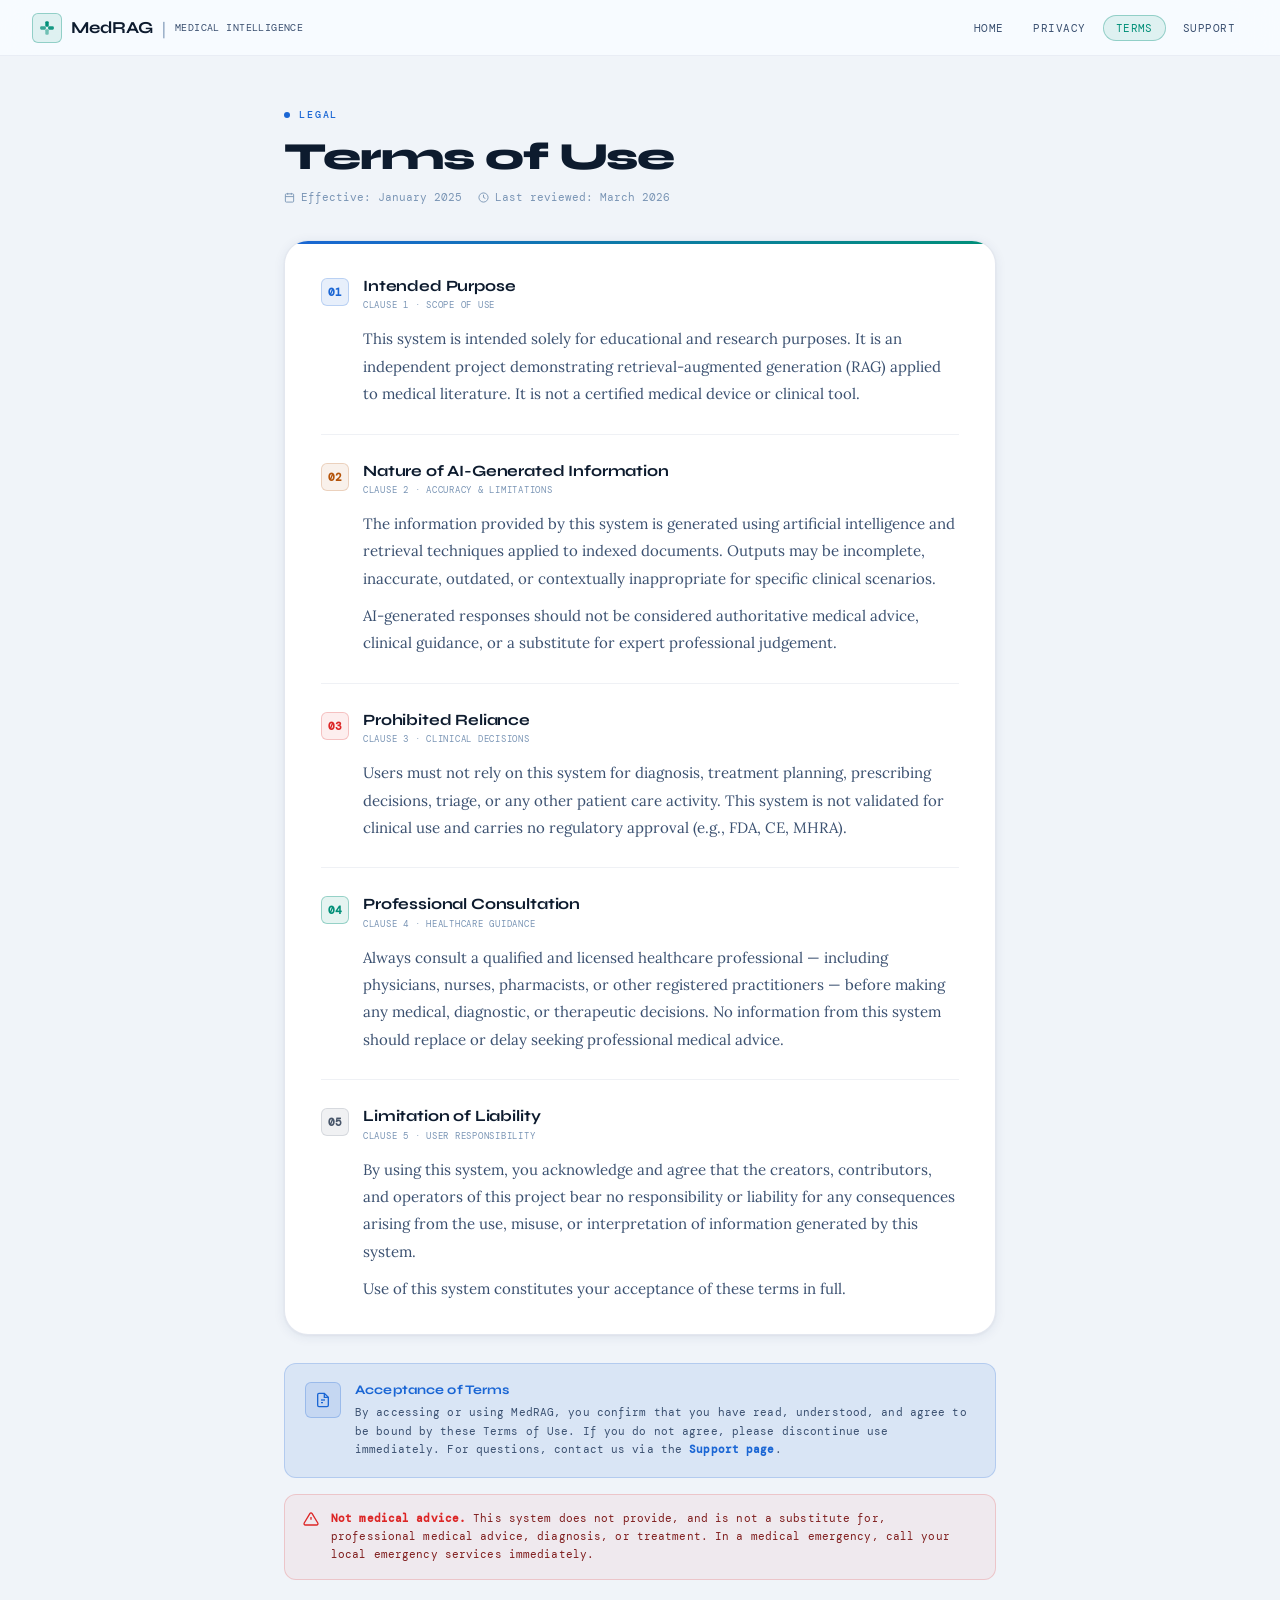
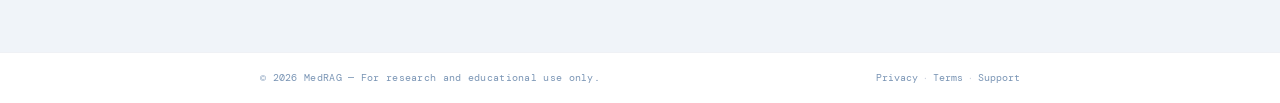
<file: frontend/terms.html>
<!DOCTYPE html>
<html lang="en">
<head>
  <meta charset="UTF-8" />
  <meta name="viewport" content="width=device-width, initial-scale=1.0" />
  <title>Terms of Use — MedRAG</title>
  <link rel="preconnect" href="https://fonts.googleapis.com" />
  <link rel="preconnect" href="https://fonts.gstatic.com" crossorigin />
  <link href="https://fonts.googleapis.com/css2?family=Syne:wght@400;500;600;700;800&family=DM+Mono:ital,wght@0,300;0,400;0,500;1,400&family=Lora:ital,wght@0,400;0,500;0,600;1,400;1,500&display=swap" rel="stylesheet" />

  <style>
    /* ── Design Tokens (matches main project light theme) ───────── */
    :root {
      --bg-void:       #f0f4f9;
      --bg-base:       #f5f8fc;
      --bg-surface:    #ffffff;
      --bg-raised:     #eef2f8;
      --bg-hover:      #e6ecf5;

      --border-subtle: rgba(30, 60, 120, 0.07);
      --border-dim:    rgba(30, 60, 120, 0.12);
      --border-bright: rgba(30, 60, 120, 0.22);

      --teal:          #008f78;
      --teal-dim:      rgba(0, 143, 120, 0.10);
      --teal-glow:     rgba(0, 143, 120, 0.06);
      --teal-mid:      rgba(0, 143, 120, 0.35);

      --blue:          #1a66d4;
      --blue-dim:      rgba(26, 102, 212, 0.10);

      --red:           #dc2626;
      --red-dim:       rgba(220, 38, 38, 0.08);

      --text-primary:   #0d1b2e;
      --text-secondary: #3a5070;
      --text-muted:     #7a95b5;

      --font-display: 'Syne', sans-serif;
      --font-body:    'Lora', Georgia, serif;
      --font-mono:    'DM Mono', 'Courier New', monospace;

      --navbar-bg:        rgba(248, 251, 255, 0.94);
      --shadow-card:      0 2px 12px rgba(20, 50, 100, 0.08), 0 1px 3px rgba(20, 50, 100, 0.05);
      --shadow-card-hover:0 8px 30px rgba(20, 50, 100, 0.12), 0 2px 8px rgba(20, 50, 100, 0.06);

      --radius-sm:  6px;
      --radius-md:  12px;
      --radius-lg:  18px;
      --radius-xl:  24px;

      --t-fast:   0.15s ease;
      --t-normal: 0.25s ease;
    }

    /* ── Reset ──────────────────────────────────────────────────── */
    *, *::before, *::after { box-sizing: border-box; margin: 0; padding: 0; }

    html {
      font-size: 16px;
      scroll-behavior: smooth;
      -webkit-font-smoothing: antialiased;
    }

    body {
      font-family: var(--font-body);
      background: var(--bg-void);
      color: var(--text-primary);
      min-height: 100vh;
      display: flex;
      flex-direction: column;
    }

    /* ── Navbar ─────────────────────────────────────────────────── */
    .navbar {
      position: sticky;
      top: 0;
      z-index: 100;
      height: 56px;
      display: flex;
      align-items: center;
      justify-content: space-between;
      padding: 0 32px;
      background: var(--navbar-bg);
      backdrop-filter: blur(20px) saturate(160%);
      -webkit-backdrop-filter: blur(20px) saturate(160%);
      border-bottom: 1px solid var(--border-subtle);
    }

    .navbar-brand {
      display: flex;
      align-items: center;
      gap: 9px;
      text-decoration: none;
    }

    .brand-mark {
      width: 30px;
      height: 30px;
      background: var(--teal-dim);
      border: 1px solid var(--teal-mid);
      border-radius: var(--radius-sm);
      display: flex;
      align-items: center;
      justify-content: center;
      flex-shrink: 0;
    }

    .brand-name {
      font-family: var(--font-display);
      font-size: 1.05rem;
      font-weight: 700;
      color: var(--text-primary);
      letter-spacing: -0.01em;
    }

    .brand-sep { color: var(--text-muted); font-weight: 300; }

    .brand-sub {
      font-family: var(--font-mono);
      font-size: 0.65rem;
      color: var(--text-secondary);
      letter-spacing: 0.04em;
      text-transform: uppercase;
    }

    .nav-links {
      display: flex;
      align-items: center;
      gap: 4px;
    }

    .nav-link {
      font-family: var(--font-mono);
      font-size: 0.7rem;
      color: var(--text-secondary);
      text-decoration: none;
      padding: 5px 12px;
      border-radius: 20px;
      letter-spacing: 0.04em;
      text-transform: uppercase;
      transition: color var(--t-fast), background var(--t-fast);
      border: 1px solid transparent;
    }

    .nav-link:hover {
      color: var(--teal);
      background: var(--teal-dim);
      border-color: var(--teal-mid);
    }

    .nav-link.active {
      color: var(--teal);
      background: var(--teal-dim);
      border-color: var(--teal-mid);
    }

    /* ── Main ───────────────────────────────────────────────────── */
    main {
      flex: 1;
      max-width: 760px;
      width: 100%;
      margin: 0 auto;
      padding: 52px 24px 72px;
    }

    /* ── Page Header ────────────────────────────────────────────── */
    .page-header {
      margin-bottom: 36px;
      animation: fadeUp 0.6s cubic-bezier(0.25, 0.46, 0.45, 0.94) both;
    }

    @keyframes fadeUp {
      from { opacity: 0; transform: translateY(18px); }
      to   { opacity: 1; transform: translateY(0); }
    }

    .page-eyebrow {
      display: flex;
      align-items: center;
      gap: 9px;
      margin-bottom: 14px;
    }

    .eyebrow-dot {
      width: 6px;
      height: 6px;
      border-radius: 50%;
      background: var(--blue);
      flex-shrink: 0;
    }

    .eyebrow-text {
      font-family: var(--font-mono);
      font-size: 0.64rem;
      letter-spacing: 0.18em;
      color: var(--blue);
      text-transform: uppercase;
      font-weight: 500;
    }

    .page-title {
      font-family: var(--font-display);
      font-size: clamp(1.7rem, 4vw, 2.4rem);
      font-weight: 800;
      color: var(--text-primary);
      letter-spacing: -0.03em;
      line-height: 1.12;
      margin-bottom: 12px;
    }

    .page-meta {
      font-family: var(--font-mono);
      font-size: 0.68rem;
      color: var(--text-muted);
      display: flex;
      align-items: center;
      gap: 16px;
      flex-wrap: wrap;
    }

    .page-meta-item {
      display: flex;
      align-items: center;
      gap: 6px;
    }

    /* ── Content Card ───────────────────────────────────────────── */
    .content-card {
      background: var(--bg-surface);
      border: 1px solid var(--border-dim);
      border-radius: var(--radius-xl);
      box-shadow: var(--shadow-card);
      overflow: hidden;
      animation: fadeUp 0.7s cubic-bezier(0.25, 0.46, 0.45, 0.94) 0.08s both;
    }

    .card-accent-bar {
      height: 3px;
      background: linear-gradient(90deg, var(--blue) 0%, var(--teal) 100%);
    }

    .card-body {
      padding: 32px 36px;
    }

    /* ── Terms Sections ─────────────────────────────────────────── */
    .terms-section {
      padding: 26px 0;
      border-bottom: 1px solid var(--border-subtle);
    }

    .terms-section:first-child { padding-top: 0; }
    .terms-section:last-child  { padding-bottom: 0; border-bottom: none; }

    .terms-section-header {
      display: flex;
      align-items: flex-start;
      gap: 14px;
      margin-bottom: 14px;
    }

    .section-badge {
      display: inline-flex;
      align-items: center;
      justify-content: center;
      min-width: 28px;
      height: 28px;
      border-radius: var(--radius-sm);
      font-family: var(--font-mono);
      font-size: 0.68rem;
      font-weight: 600;
      flex-shrink: 0;
      letter-spacing: 0.02em;
      margin-top: 2px;
    }

    .section-badge--blue {
      background: var(--blue-dim);
      color: var(--blue);
      border: 1px solid rgba(26,102,212,0.22);
    }

    .section-badge--teal {
      background: var(--teal-dim);
      color: var(--teal);
      border: 1px solid var(--teal-mid);
    }

    .section-badge--red {
      background: var(--red-dim);
      color: var(--red);
      border: 1px solid rgba(220,38,38,0.22);
    }

    .section-badge--amber {
      background: rgba(180,83,9,0.08);
      color: #b45309;
      border: 1px solid rgba(180,83,9,0.2);
    }

    .section-badge--slate {
      background: rgba(71,85,105,0.08);
      color: #475569;
      border: 1px solid rgba(71,85,105,0.15);
    }

    .terms-section-title {
      font-family: var(--font-display);
      font-size: 0.98rem;
      font-weight: 700;
      color: var(--text-primary);
      letter-spacing: -0.01em;
      line-height: 1.3;
    }

    .terms-section-clause {
      font-family: var(--font-mono);
      font-size: 0.58rem;
      color: var(--text-muted);
      letter-spacing: 0.08em;
      text-transform: uppercase;
      margin-top: 3px;
    }

    .terms-section-body {
      font-family: var(--font-body);
      font-size: 0.94rem;
      line-height: 1.82;
      color: var(--text-secondary);
      padding-left: 42px;
    }

    .terms-section-body p { margin-bottom: 10px; }
    .terms-section-body p:last-child { margin-bottom: 0; }

    /* ── Agreement banner ───────────────────────────────────────── */
    .agreement-banner {
      display: flex;
      align-items: flex-start;
      gap: 14px;
      background: var(--blue-dim);
      border: 1px solid rgba(26,102,212,0.2);
      border-radius: var(--radius-md);
      padding: 18px 20px;
      margin-top: 28px;
      animation: fadeUp 0.8s cubic-bezier(0.25, 0.46, 0.45, 0.94) 0.16s both;
    }

    .agreement-banner-icon {
      width: 36px;
      height: 36px;
      border-radius: var(--radius-sm);
      background: var(--blue-dim);
      border: 1px solid rgba(26,102,212,0.25);
      display: flex;
      align-items: center;
      justify-content: center;
      color: var(--blue);
      flex-shrink: 0;
    }

    .agreement-banner-content {}

    .agreement-banner-title {
      font-family: var(--font-display);
      font-size: 0.82rem;
      font-weight: 700;
      color: var(--blue);
      margin-bottom: 5px;
      letter-spacing: 0.01em;
    }

    .agreement-banner-text {
      font-family: var(--font-mono);
      font-size: 0.7rem;
      color: var(--text-secondary);
      line-height: 1.65;
      letter-spacing: 0.01em;
    }

    /* ── Warning card ───────────────────────────────────────────── */
    .warning-card {
      display: flex;
      align-items: flex-start;
      gap: 12px;
      background: rgba(220,38,38,0.05);
      border: 1px solid rgba(220,38,38,0.18);
      border-radius: var(--radius-md);
      padding: 15px 18px;
      margin-top: 16px;
      animation: fadeUp 0.8s cubic-bezier(0.25, 0.46, 0.45, 0.94) 0.22s both;
    }

    .warning-card-icon { color: var(--red); flex-shrink: 0; margin-top: 1px; }

    .warning-card-text {
      font-family: var(--font-mono);
      font-size: 0.7rem;
      color: #7f1d1d;
      line-height: 1.6;
      letter-spacing: 0.01em;
    }

    .warning-card-text strong { color: var(--red); }

    /* ── Footer ─────────────────────────────────────────────────── */
    .footer {
      border-top: 1px solid var(--border-subtle);
      background: var(--bg-surface);
      padding: 18px 32px;
    }

    .footer-inner {
      max-width: 760px;
      margin: 0 auto;
      display: flex;
      align-items: center;
      justify-content: space-between;
      flex-wrap: wrap;
      gap: 10px;
    }

    .footer-copy {
      font-family: var(--font-mono);
      font-size: 0.62rem;
      color: var(--text-muted);
      letter-spacing: 0.03em;
    }

    .footer-links {
      display: flex;
      align-items: center;
      gap: 6px;
    }

    .footer-link {
      font-family: var(--font-mono);
      font-size: 0.62rem;
      color: var(--text-muted);
      text-decoration: none;
      transition: color var(--t-fast);
    }

    .footer-link:hover { color: var(--teal); }
    .footer-sep { color: var(--border-bright); font-size: 0.7rem; }

    ::-webkit-scrollbar       { width: 5px; }
    ::-webkit-scrollbar-track { background: var(--bg-void); }
    ::-webkit-scrollbar-thumb { background: var(--border-dim); border-radius: 3px; }
    ::-webkit-scrollbar-thumb:hover { background: var(--border-bright); }
    ::selection { background: var(--blue-dim); color: var(--blue); }

    @media (max-width: 600px) {
      .navbar { padding: 0 16px; }
      .brand-sub, .brand-sep { display: none; }
      main { padding: 36px 16px 56px; }
      .card-body { padding: 22px 20px; }
      .terms-section-body { padding-left: 0; margin-top: 12px; }
      .nav-link { padding: 4px 8px; font-size: 0.62rem; }
    }
  </style>
</head>
<body>

  <!-- ── Navbar ─────────────────────────────────────────────────── -->
  <nav class="navbar">
    <a href="index.html" class="navbar-brand">
      <div class="brand-mark">
        <svg width="16" height="16" viewBox="0 0 28 28" fill="none">
          <rect x="11" y="2" width="6" height="10" rx="2" fill="#008f78"/>
          <rect x="11" y="16" width="6" height="10" rx="2" fill="#008f78" opacity="0.5"/>
          <rect x="2" y="11" width="10" height="6" rx="2" fill="#008f78" opacity="0.75"/>
          <rect x="16" y="11" width="10" height="6" rx="2" fill="#008f78" opacity="0.9"/>
        </svg>
      </div>
      <span class="brand-name">MedRAG</span>
      <span class="brand-sep">|</span>
      <span class="brand-sub">Medical Intelligence</span>
    </a>
    <nav class="nav-links" aria-label="Site navigation">
      <a href="index.html"   class="nav-link">Home</a>
      <a href="privacy.html" class="nav-link">Privacy</a>
      <a href="terms.html"   class="nav-link active" aria-current="page">Terms</a>
      <a href="support.html" class="nav-link">Support</a>
    </nav>
  </nav>

  <!-- ── Main ───────────────────────────────────────────────────── -->
  <main>

    <!-- Page header -->
    <header class="page-header">
      <div class="page-eyebrow">
        <span class="eyebrow-dot"></span>
        <span class="eyebrow-text">Legal</span>
      </div>
      <h1 class="page-title">Terms of Use</h1>
      <div class="page-meta">
        <span class="page-meta-item">
          <svg width="11" height="11" viewBox="0 0 24 24" fill="none" stroke="currentColor" stroke-width="2">
            <rect x="3" y="4" width="18" height="18" rx="2"/>
            <line x1="16" y1="2" x2="16" y2="6"/>
            <line x1="8" y1="2" x2="8" y2="6"/>
            <line x1="3" y1="10" x2="21" y2="10"/>
          </svg>
          Effective: January 2025
        </span>
        <span class="page-meta-item">
          <svg width="11" height="11" viewBox="0 0 24 24" fill="none" stroke="currentColor" stroke-width="2">
            <circle cx="12" cy="12" r="10"/>
            <polyline points="12 6 12 12 16 14"/>
          </svg>
          Last reviewed: March 2026
        </span>
      </div>
    </header>

    <!-- Content card -->
    <div class="content-card">
      <div class="card-accent-bar"></div>
      <div class="card-body">

        <!-- Clause 1 -->
        <div class="terms-section">
          <div class="terms-section-header">
            <span class="section-badge section-badge--blue">01</span>
            <div>
              <p class="terms-section-title">Intended Purpose</p>
              <p class="terms-section-clause">Clause 1 · Scope of Use</p>
            </div>
          </div>
          <div class="terms-section-body">
            <p>
              This system is intended solely for educational and research purposes. It is an
              independent project demonstrating retrieval-augmented generation (RAG) applied
              to medical literature. It is not a certified medical device or clinical tool.
            </p>
          </div>
        </div>

        <!-- Clause 2 -->
        <div class="terms-section">
          <div class="terms-section-header">
            <span class="section-badge section-badge--amber">02</span>
            <div>
              <p class="terms-section-title">Nature of AI-Generated Information</p>
              <p class="terms-section-clause">Clause 2 · Accuracy &amp; Limitations</p>
            </div>
          </div>
          <div class="terms-section-body">
            <p>
              The information provided by this system is generated using artificial intelligence
              and retrieval techniques applied to indexed documents. Outputs may be incomplete,
              inaccurate, outdated, or contextually inappropriate for specific clinical scenarios.
            </p>
            <p>
              AI-generated responses should not be considered authoritative medical advice,
              clinical guidance, or a substitute for expert professional judgement.
            </p>
          </div>
        </div>

        <!-- Clause 3 -->
        <div class="terms-section">
          <div class="terms-section-header">
            <span class="section-badge section-badge--red">03</span>
            <div>
              <p class="terms-section-title">Prohibited Reliance</p>
              <p class="terms-section-clause">Clause 3 · Clinical Decisions</p>
            </div>
          </div>
          <div class="terms-section-body">
            <p>
              Users must not rely on this system for diagnosis, treatment planning, prescribing
              decisions, triage, or any other patient care activity. This system is not validated
              for clinical use and carries no regulatory approval (e.g., FDA, CE, MHRA).
            </p>
          </div>
        </div>

        <!-- Clause 4 -->
        <div class="terms-section">
          <div class="terms-section-header">
            <span class="section-badge section-badge--teal">04</span>
            <div>
              <p class="terms-section-title">Professional Consultation</p>
              <p class="terms-section-clause">Clause 4 · Healthcare Guidance</p>
            </div>
          </div>
          <div class="terms-section-body">
            <p>
              Always consult a qualified and licensed healthcare professional — including
              physicians, nurses, pharmacists, or other registered practitioners — before making
              any medical, diagnostic, or therapeutic decisions. No information from this system
              should replace or delay seeking professional medical advice.
            </p>
          </div>
        </div>

        <!-- Clause 5 -->
        <div class="terms-section">
          <div class="terms-section-header">
            <span class="section-badge section-badge--slate">05</span>
            <div>
              <p class="terms-section-title">Limitation of Liability</p>
              <p class="terms-section-clause">Clause 5 · User Responsibility</p>
            </div>
          </div>
          <div class="terms-section-body">
            <p>
              By using this system, you acknowledge and agree that the creators, contributors,
              and operators of this project bear no responsibility or liability for any
              consequences arising from the use, misuse, or interpretation of information
              generated by this system.
            </p>
            <p>
              Use of this system constitutes your acceptance of these terms in full.
            </p>
          </div>
        </div>

      </div>
    </div>

    <!-- Agreement banner -->
    <div class="agreement-banner" role="note" aria-label="Agreement notice">
      <div class="agreement-banner-icon">
        <svg width="16" height="16" viewBox="0 0 24 24" fill="none" stroke="currentColor" stroke-width="2">
          <path d="M14 2H6a2 2 0 0 0-2 2v16a2 2 0 0 0 2 2h12a2 2 0 0 0 2-2V8z"/>
          <polyline points="14 2 14 8 20 8"/>
          <line x1="9" y1="12" x2="15" y2="12"/>
          <line x1="9" y1="16" x2="12" y2="16"/>
        </svg>
      </div>
      <div class="agreement-banner-content">
        <p class="agreement-banner-title">Acceptance of Terms</p>
        <p class="agreement-banner-text">
          By accessing or using MedRAG, you confirm that you have read, understood, and agree to
          be bound by these Terms of Use. If you do not agree, please discontinue use immediately.
          For questions, contact us via the <a href="support.html" style="color:var(--blue);font-weight:600;text-decoration:none;">Support page</a>.
        </p>
      </div>
    </div>

    <!-- Warning card -->
    <div class="warning-card" role="alert">
      <div class="warning-card-icon">
        <svg width="16" height="16" viewBox="0 0 24 24" fill="none" stroke="currentColor" stroke-width="2">
          <path d="M10.29 3.86L1.82 18a2 2 0 0 0 1.71 3h16.94a2 2 0 0 0 1.71-3L13.71 3.86a2 2 0 0 0-3.42 0z"/>
          <line x1="12" y1="9" x2="12" y2="13"/>
          <line x1="12" y1="17" x2="12.01" y2="17"/>
        </svg>
      </div>
      <p class="warning-card-text">
        <strong>Not medical advice.</strong> This system does not provide, and is not a substitute for,
        professional medical advice, diagnosis, or treatment. In a medical emergency, call your local
        emergency services immediately.
      </p>
    </div>

  </main>

  <!-- ── Footer ─────────────────────────────────────────────────── -->
  <footer class="footer">
    <div class="footer-inner">
      <span class="footer-copy">© 2026 MedRAG — For research and educational use only.</span>
      <div class="footer-links">
        <a href="privacy.html" class="footer-link">Privacy</a>
        <span class="footer-sep">·</span>
        <a href="terms.html"   class="footer-link">Terms</a>
        <span class="footer-sep">·</span>
        <a href="support.html" class="footer-link">Support</a>
      </div>
    </div>
  </footer>

</body>
</html>
</file>
<file: frontend/style.css>
/* ============================================================
   MedRAG — Context-Aware Medical Intelligence System
   Style Sheet | Light (default) + Dark themes
   ============================================================ */

/* ── LIGHT THEME (default) ─────────────────────────────────── */
:root {
  /* Backgrounds */
  --bg-void:       #f0f4f9;
  --bg-base:       #f5f8fc;
  --bg-surface:    #ffffff;
  --bg-raised:     #eef2f8;
  --bg-hover:      #e6ecf5;

  /* Borders */
  --border-subtle: rgba(30, 60, 120, 0.07);
  --border-dim:    rgba(30, 60, 120, 0.12);
  --border-bright: rgba(30, 60, 120, 0.22);

  /* Teal accent */
  --teal:          #008f78;
  --teal-dim:      rgba(0, 143, 120, 0.10);
  --teal-glow:     rgba(0, 143, 120, 0.06);
  --teal-mid:      rgba(0, 143, 120, 0.35);

  /* Blue accent */
  --blue:          #1a66d4;
  --blue-dim:      rgba(26, 102, 212, 0.10);

  /* Amber / warning */
  --amber:         #b45309;
  --amber-dim:     rgba(180, 83, 9, 0.10);

  /* Red / error */
  --red:           #dc2626;
  --red-dim:       rgba(220, 38, 38, 0.08);

  /* Category badges — slightly deeper for light bg */
  --cat-metabolic:      #059669;
  --cat-metabolic-bg:   rgba(5, 150, 105, 0.09);
  --cat-cardiology:     #d97706;
  --cat-cardiology-bg:  rgba(217, 119, 6, 0.09);
  --cat-neurology:      #7c3aed;
  --cat-neurology-bg:   rgba(124, 58, 237, 0.09);
  --cat-oncology:       #dc2626;
  --cat-oncology-bg:    rgba(220, 38, 38, 0.08);
  --cat-pharmacology:   #0284c7;
  --cat-pharmacology-bg:rgba(2, 132, 199, 0.09);
  --cat-general:        #475569;
  --cat-general-bg:     rgba(71, 85, 105, 0.08);

  /* Typography */
  --font-display: 'Syne', sans-serif;
  --font-body:    'Lora', Georgia, serif;
  --font-mono:    'DM Mono', 'Courier New', monospace;

  /* Text */
  --text-primary:   #0d1b2e;
  --text-secondary: #3a5070;
  --text-muted:     #7a95b5;

  /* Component vars */
  --navbar-bg:        rgba(248, 251, 255, 0.92);
  --shadow-card:      0 2px 12px rgba(20, 50, 100, 0.08), 0 1px 3px rgba(20, 50, 100, 0.05);
  --shadow-card-hover:0 8px 30px rgba(20, 50, 100, 0.12), 0 2px 8px rgba(20, 50, 100, 0.06);
  --canvas-opacity:   0.35;

  /* Sizes */
  --radius-sm:   6px;
  --radius-md:   12px;
  --radius-lg:   18px;
  --radius-xl:   24px;

  /* Transitions */
  --t-fast:   0.15s ease;
  --t-normal: 0.25s ease;
  --t-theme:  0.3s ease;
}

/* ── DARK THEME override ────────────────────────────────────── */
[data-theme="dark"] {
  --bg-void:       #050911;
  --bg-base:       #080d1a;
  --bg-surface:    #0d1525;
  --bg-raised:     #111b2e;
  --bg-hover:      #162035;

  --border-subtle: rgba(255,255,255,0.055);
  --border-dim:    rgba(255,255,255,0.10);
  --border-bright: rgba(255,255,255,0.18);

  --teal:          #00d4aa;
  --teal-dim:      rgba(0, 212, 170, 0.15);
  --teal-glow:     rgba(0, 212, 170, 0.08);
  --teal-mid:      rgba(0, 212, 170, 0.4);

  --blue:          #4f8ef7;
  --blue-dim:      rgba(79, 142, 247, 0.15);

  --amber:         #f59e0b;
  --amber-dim:     rgba(245, 158, 11, 0.15);

  --red:           #f87171;
  --red-dim:       rgba(248, 113, 113, 0.12);

  --cat-metabolic:      #10b981;
  --cat-metabolic-bg:   rgba(16, 185, 129, 0.12);
  --cat-cardiology:     #f59e0b;
  --cat-cardiology-bg:  rgba(245, 158, 11, 0.12);
  --cat-neurology:      #a78bfa;
  --cat-neurology-bg:   rgba(167, 139, 250, 0.12);
  --cat-oncology:       #f87171;
  --cat-oncology-bg:    rgba(248, 113, 113, 0.12);
  --cat-pharmacology:   #38bdf8;
  --cat-pharmacology-bg:rgba(56, 189, 248, 0.12);
  --cat-general:        #94a3b8;
  --cat-general-bg:     rgba(148, 163, 184, 0.10);

  --text-primary:   #e8f0fe;
  --text-secondary: #8899bb;
  --text-muted:     #4d6080;

  --navbar-bg:        rgba(8, 13, 26, 0.88);
  --shadow-card:      0 2px 16px rgba(0,0,0,0.35);
  --shadow-card-hover:0 10px 40px rgba(0,0,0,0.45);
  --canvas-opacity:   0.55;
}

/* ── Reset & Base ───────────────────────────────────────────── */
*, *::before, *::after {
  box-sizing: border-box;
  margin: 0;
  padding: 0;
}

html {
  font-size: 16px;
  scroll-behavior: smooth;
  -webkit-font-smoothing: antialiased;
  -moz-osx-font-smoothing: grayscale;
}

body {
  font-family: var(--font-body);
  background-color: var(--bg-void);
  color: var(--text-primary);
  min-height: 100vh;
  overflow-x: hidden;
  position: relative;
  transition: background-color var(--t-theme), color var(--t-theme);
}

/* ── Background Canvas ─────────────────────────────────────── */
#bgCanvas {
  position: fixed;
  inset: 0;
  z-index: 0;
  pointer-events: none;
  opacity: var(--canvas-opacity);
  transition: opacity var(--t-theme);
}

/* ── Navbar ─────────────────────────────────────────────────── */
.navbar {
  position: fixed;
  top: 0;
  left: 0;
  right: 0;
  z-index: 100;
  height: 56px;
  display: flex;
  align-items: center;
  justify-content: space-between;
  padding: 0 28px;
  background: var(--navbar-bg);
  backdrop-filter: blur(20px) saturate(180%);
  -webkit-backdrop-filter: blur(20px) saturate(180%);
  border-bottom: 1px solid var(--border-subtle);
  transition: background var(--t-theme), border-color var(--t-theme);
}

.navbar-brand {
  display: flex;
  align-items: center;
  gap: 9px;
}

.brand-mark {
  display: flex;
  align-items: center;
  justify-content: center;
  width: 32px;
  height: 32px;
  background: var(--teal-dim);
  border: 1px solid var(--teal-mid);
  border-radius: var(--radius-sm);
  transition: var(--t-normal);
  flex-shrink: 0;
}

.brand-mark:hover {
  background: rgba(0, 143, 120, 0.18);
  box-shadow: 0 0 14px var(--teal-glow);
}

[data-theme="dark"] .brand-mark:hover {
  background: rgba(0, 212, 170, 0.22);
}

.brand-name {
  font-family: var(--font-display);
  font-size: 1.08rem;
  font-weight: 700;
  color: var(--text-primary);
  letter-spacing: -0.01em;
}

.brand-sep {
  color: var(--text-muted);
  font-weight: 300;
}

.brand-tagline {
  font-family: var(--font-mono);
  font-size: 0.68rem;
  color: var(--text-secondary);
  letter-spacing: 0.04em;
  text-transform: uppercase;
}

.navbar-meta {
  display: flex;
  align-items: center;
  gap: 10px;
}

.status-dot {
  width: 7px;
  height: 7px;
  border-radius: 50%;
  background: var(--teal);
  box-shadow: 0 0 7px var(--teal);
  animation: pulse-dot 2.5s ease-in-out infinite;
  flex-shrink: 0;
}

@keyframes pulse-dot {
  0%, 100% { opacity: 1; transform: scale(1); }
  50%       { opacity: 0.55; transform: scale(0.8); }
}

.status-label {
  font-family: var(--font-mono);
  font-size: 0.67rem;
  color: var(--teal);
  letter-spacing: 0.06em;
  text-transform: uppercase;
}

.nav-divider {
  width: 1px;
  height: 14px;
  background: var(--border-dim);
  flex-shrink: 0;
}

.version-tag {
  font-family: var(--font-mono);
  font-size: 0.65rem;
  color: var(--text-muted);
  background: var(--bg-raised);
  border: 1px solid var(--border-dim);
  padding: 2px 7px;
  border-radius: 4px;
  transition: background var(--t-theme), color var(--t-theme);
}

/* ── Theme Toggle Button ────────────────────────────────────── */
.theme-toggle {
  display: flex;
  align-items: center;
  gap: 6px;
  background: var(--bg-raised);
  border: 1px solid var(--border-dim);
  border-radius: 20px;
  padding: 5px 12px 5px 10px;
  cursor: pointer;
  color: var(--text-secondary);
  font-family: var(--font-mono);
  font-size: 0.67rem;
  letter-spacing: 0.05em;
  transition: background var(--t-fast), border-color var(--t-fast), color var(--t-fast), box-shadow var(--t-fast);
}

.theme-toggle:hover {
  background: var(--bg-hover);
  border-color: var(--teal-mid);
  color: var(--teal);
  box-shadow: 0 0 10px var(--teal-glow);
}

.theme-icon {
  flex-shrink: 0;
  transition: opacity var(--t-fast), transform 0.35s cubic-bezier(0.34, 1.56, 0.64, 1);
}

/* Light mode: show moon, hide sun */
.theme-icon--sun  { display: none; }
.theme-icon--moon { display: block; }

/* Dark mode: show sun, hide moon */
[data-theme="dark"] .theme-icon--sun  { display: block; }
[data-theme="dark"] .theme-icon--moon { display: none; }

.theme-label {
  transition: opacity var(--t-fast);
}

/* ── Main Content ───────────────────────────────────────────── */
.main-content {
  position: relative;
  z-index: 1;
  max-width: 860px;
  margin: 0 auto;
  padding: 80px 24px 64px;
  display: flex;
  flex-direction: column;
  gap: 32px;
}

/* ── Hero Header — compact two-column ───────────────────────── */
.hero-header {
  display: grid;
  grid-template-columns: 1fr auto;
  gap: 28px;
  align-items: center;
  padding: 20px 0 4px;
  animation: fadeSlideUp 0.7s cubic-bezier(0.25, 0.46, 0.45, 0.94) both;
}

@keyframes fadeSlideUp {
  from { opacity: 0; transform: translateY(22px); }
  to   { opacity: 1; transform: translateY(0); }
}

.hero-left {
  display: flex;
  flex-direction: column;
  gap: 10px;
}

.hero-eyebrow {
  display: flex;
  align-items: center;
  gap: 10px;
}

.eyebrow-dot {
  width: 6px;
  height: 6px;
  border-radius: 50%;
  background: var(--teal);
  flex-shrink: 0;
}

.eyebrow-text {
  font-family: var(--font-mono);
  font-size: 0.65rem;
  font-weight: 500;
  letter-spacing: 0.18em;
  color: var(--teal);
  text-transform: uppercase;
}

.hero-title {
  font-family: var(--font-display);
  font-size: clamp(1.65rem, 3.5vw, 2.5rem);
  font-weight: 800;
  line-height: 1.15;
  color: var(--text-primary);
  letter-spacing: -0.03em;
}

.hero-title em {
  font-style: italic;
  font-family: var(--font-body);
  font-weight: 600;
  background: linear-gradient(135deg, var(--teal) 0%, var(--blue) 100%);
  -webkit-background-clip: text;
  -webkit-text-fill-color: transparent;
  background-clip: text;
}

.hero-subtitle {
  font-size: 0.9rem;
  color: var(--text-secondary);
  max-width: 480px;
  line-height: 1.65;
  font-style: italic;
}

.hero-right {
  display: flex;
  flex-direction: column;
  align-items: flex-end;
  gap: 12px;
  flex-shrink: 0;
}

.hero-stats {
  display: flex;
  align-items: stretch;
  background: var(--bg-surface);
  border: 1px solid var(--border-dim);
  border-radius: var(--radius-md);
  overflow: hidden;
  box-shadow: var(--shadow-card);
  transition: background var(--t-theme), border-color var(--t-theme);
}

.stat-item {
  display: flex;
  flex-direction: column;
  align-items: center;
  padding: 10px 18px;
  gap: 3px;
}

.stat-num {
  font-family: var(--font-display);
  font-size: 0.88rem;
  font-weight: 700;
  color: var(--teal);
  letter-spacing: 0.01em;
  white-space: nowrap;
}

.stat-label {
  font-family: var(--font-mono);
  font-size: 0.57rem;
  color: var(--text-muted);
  letter-spacing: 0.07em;
  text-transform: uppercase;
  white-space: nowrap;
}

.stat-divider {
  width: 1px;
  background: var(--border-dim);
  flex-shrink: 0;
  align-self: stretch;
}

.hero-badges {
  display: flex;
  flex-wrap: wrap;
  gap: 6px;
  justify-content: flex-end;
}

.hero-badge {
  display: inline-flex;
  align-items: center;
  gap: 5px;
  font-family: var(--font-mono);
  font-size: 0.6rem;
  color: var(--text-secondary);
  background: var(--bg-surface);
  border: 1px solid var(--border-dim);
  padding: 3px 9px;
  border-radius: 20px;
  letter-spacing: 0.05em;
  transition: background var(--t-theme);
}

.hero-badge--live {
  color: var(--teal);
  border-color: var(--teal-mid);
  background: var(--teal-dim);
}

.live-dot {
  width: 5px;
  height: 5px;
  border-radius: 50%;
  background: var(--teal);
  animation: pulse-dot 2.5s ease-in-out infinite;
}

/* ── Query Section ──────────────────────────────────────────── */
.query-section {
  display: flex;
  flex-direction: column;
  gap: 12px;
  animation: fadeSlideUp 0.8s cubic-bezier(0.25, 0.46, 0.45, 0.94) 0.08s both;
}

.query-card {
  background: var(--bg-surface);
  border: 1px solid var(--border-dim);
  border-radius: var(--radius-xl);
  overflow: hidden;
  box-shadow: var(--shadow-card);
  transition: border-color var(--t-normal), box-shadow var(--t-normal), background var(--t-theme);
  position: relative;
}

.query-card::before {
  content: '';
  position: absolute;
  inset: 0;
  border-radius: var(--radius-xl);
  background: radial-gradient(ellipse 55% 35% at 50% 0%, var(--teal-glow) 0%, transparent 70%);
  pointer-events: none;
}

.query-card:focus-within {
  border-color: var(--teal-mid);
  box-shadow: 0 0 0 3px var(--teal-glow), var(--shadow-card-hover);
}

.query-card-header {
  display: flex;
  align-items: center;
  gap: 9px;
  padding: 14px 18px 11px;
  border-bottom: 1px solid var(--border-subtle);
}

.query-icon {
  width: 28px;
  height: 28px;
  border-radius: 50%;
  background: var(--teal-dim);
  border: 1px solid var(--teal-mid);
  display: flex;
  align-items: center;
  justify-content: center;
  color: var(--teal);
  flex-shrink: 0;
}

.query-card-label {
  font-family: var(--font-display);
  font-size: 0.75rem;
  font-weight: 600;
  color: var(--text-secondary);
  letter-spacing: 0.07em;
  text-transform: uppercase;
  flex: 1;
}

.query-hint {
  font-family: var(--font-mono);
  font-size: 0.63rem;
  color: var(--text-muted);
  display: flex;
  align-items: center;
  gap: 3px;
}

.query-hint kbd {
  background: var(--bg-raised);
  border: 1px solid var(--border-dim);
  border-radius: 4px;
  padding: 1px 5px;
  font-family: var(--font-mono);
  font-size: 0.63rem;
  color: var(--text-secondary);
  transition: background var(--t-theme);
}

.query-textarea {
  width: 100%;
  background: transparent;
  border: none;
  outline: none;
  resize: none;
  padding: 18px 20px;
  font-family: var(--font-body);
  font-size: 0.97rem;
  color: var(--text-primary);
  line-height: 1.75;
  caret-color: var(--teal);
  transition: color var(--t-theme);
}

.query-textarea::placeholder {
  color: var(--text-muted);
  font-style: italic;
}

.query-textarea::-webkit-scrollbar { width: 4px; }
.query-textarea::-webkit-scrollbar-track { background: transparent; }
.query-textarea::-webkit-scrollbar-thumb { background: var(--border-dim); border-radius: 2px; }

.query-card-footer {
  display: flex;
  align-items: center;
  justify-content: space-between;
  padding: 10px 18px 14px;
  border-top: 1px solid var(--border-subtle);
}

.char-count {
  font-family: var(--font-mono);
  font-size: 0.65rem;
  color: var(--text-muted);
}

.char-max { color: var(--text-muted); opacity: 0.6; }

/* ── Submit Button ──────────────────────────────────────────── */
.submit-btn {
  position: relative;
  display: inline-flex;
  align-items: center;
  justify-content: center;
  background: linear-gradient(135deg, var(--teal) 0%, var(--blue) 100%);
  border: none;
  border-radius: 10px;
  padding: 0;
  cursor: pointer;
  overflow: hidden;
  font-family: var(--font-display);
  font-size: 0.82rem;
  font-weight: 600;
  color: #fff;
  letter-spacing: 0.02em;
  transition: transform var(--t-fast), box-shadow var(--t-fast), opacity var(--t-fast);
  box-shadow: 0 3px 16px rgba(0, 143, 120, 0.35);
  min-width: 150px;
  height: 40px;
}

[data-theme="dark"] .submit-btn {
  box-shadow: 0 4px 20px rgba(0, 196, 154, 0.35);
}

.submit-btn::before {
  content: '';
  position: absolute;
  inset: 0;
  background: linear-gradient(135deg, rgba(255,255,255,0.14) 0%, transparent 55%);
  pointer-events: none;
}

.submit-btn:hover:not(:disabled) {
  transform: translateY(-1px);
  box-shadow: 0 6px 24px rgba(0, 143, 120, 0.45);
}

[data-theme="dark"] .submit-btn:hover:not(:disabled) {
  box-shadow: 0 8px 30px rgba(0, 196, 154, 0.45);
}

.submit-btn:active:not(:disabled) { transform: translateY(0); }

.submit-btn:disabled {
  opacity: 0.45;
  cursor: not-allowed;
  transform: none;
}

.submit-btn-inner {
  display: flex;
  align-items: center;
  gap: 7px;
  padding: 0 18px;
}

.btn-loading-text {
  display: none;
  padding: 0 18px;
  font-family: var(--font-mono);
  font-size: 0.72rem;
  letter-spacing: 0.08em;
}

.btn-loading-text::before {
  content: '';
  display: inline-block;
  width: 12px;
  height: 12px;
  border: 2px solid rgba(255,255,255,0.3);
  border-top-color: #fff;
  border-radius: 50%;
  animation: spin 0.8s linear infinite;
  margin-right: 8px;
  vertical-align: middle;
}

.submit-btn.loading .submit-btn-inner { display: none; }
.submit-btn.loading .btn-loading-text { display: flex; align-items: center; }

@keyframes spin {
  from { transform: rotate(0deg); }
  to   { transform: rotate(360deg); }
}

/* ── Suggestion Pills ───────────────────────────────────────── */
.suggestion-row {
  display: flex;
  align-items: center;
  flex-wrap: wrap;
  gap: 7px;
  padding: 0 2px;
}

.suggestion-prefix {
  font-family: var(--font-mono);
  font-size: 0.65rem;
  color: var(--text-muted);
  letter-spacing: 0.06em;
  text-transform: uppercase;
  flex-shrink: 0;
}

.suggestion-pill {
  background: var(--bg-surface);
  border: 1px solid var(--border-dim);
  border-radius: 20px;
  padding: 4px 13px;
  font-family: var(--font-mono);
  font-size: 0.68rem;
  color: var(--text-secondary);
  cursor: pointer;
  transition: background var(--t-fast), border-color var(--t-fast), color var(--t-fast);
  white-space: nowrap;
  letter-spacing: 0.01em;
  box-shadow: var(--shadow-card);
}

.suggestion-pill:hover {
  background: var(--teal-dim);
  border-color: var(--teal-mid);
  color: var(--teal);
}

/* ── Query History Panel ────────────────────────────────────── */
.history-panel {
  display: none; /* shown by JS when history exists */
  background: var(--bg-surface);
  border: 1px solid var(--border-dim);
  border-radius: var(--radius-lg);
  overflow: hidden;
  box-shadow: var(--shadow-card);
  transition: background var(--t-theme), border-color var(--t-theme);
  animation: fadeSlideUp 0.3s ease both;
}

.history-panel.visible { display: block; }

.history-header {
  display: flex;
  align-items: center;
  justify-content: space-between;
  padding: 10px 16px;
  border-bottom: 1px solid var(--border-subtle);
  background: var(--bg-raised);
  transition: background var(--t-theme);
}

.history-header-left {
  display: flex;
  align-items: center;
  gap: 7px;
  font-family: var(--font-display);
  font-size: 0.72rem;
  font-weight: 600;
  color: var(--text-secondary);
  letter-spacing: 0.06em;
  text-transform: uppercase;
}

.history-count-badge {
  background: var(--teal-dim);
  color: var(--teal);
  border: 1px solid var(--teal-mid);
  font-family: var(--font-mono);
  font-size: 0.6rem;
  font-weight: 600;
  padding: 1px 7px;
  border-radius: 20px;
  letter-spacing: 0.04em;
}

.history-clear-btn {
  font-family: var(--font-mono);
  font-size: 0.63rem;
  color: var(--text-muted);
  background: none;
  border: 1px solid var(--border-dim);
  border-radius: 5px;
  padding: 3px 9px;
  cursor: pointer;
  letter-spacing: 0.04em;
  transition: color var(--t-fast), border-color var(--t-fast), background var(--t-fast);
}

.history-clear-btn:hover {
  color: var(--red);
  border-color: rgba(220,38,38,0.3);
  background: var(--red-dim);
}

.history-list {
  display: flex;
  flex-direction: column;
  gap: 0;
  max-height: 200px;
  overflow-y: auto;
}

.history-item {
  display: flex;
  align-items: center;
  gap: 10px;
  padding: 9px 16px;
  border-bottom: 1px solid var(--border-subtle);
  cursor: pointer;
  transition: background var(--t-fast);
}

.history-item:last-child { border-bottom: none; }

.history-item:hover {
  background: var(--bg-hover);
}

.history-item:hover .history-item-text {
  color: var(--teal);
}

.history-item-icon {
  color: var(--text-muted);
  flex-shrink: 0;
  transition: color var(--t-fast);
}

.history-item:hover .history-item-icon { color: var(--teal); }

.history-item-text {
  font-family: var(--font-body);
  font-size: 0.82rem;
  color: var(--text-secondary);
  flex: 1;
  white-space: nowrap;
  overflow: hidden;
  text-overflow: ellipsis;
  transition: color var(--t-fast);
  font-style: italic;
}

.history-item-time {
  font-family: var(--font-mono);
  font-size: 0.58rem;
  color: var(--text-muted);
  flex-shrink: 0;
  letter-spacing: 0.04em;
}

.history-item-use {
  background: none;
  border: 1px solid var(--border-dim);
  border-radius: 4px;
  padding: 2px 8px;
  font-family: var(--font-mono);
  font-size: 0.58rem;
  color: var(--text-muted);
  cursor: pointer;
  flex-shrink: 0;
  transition: color var(--t-fast), border-color var(--t-fast), background var(--t-fast);
  letter-spacing: 0.04em;
}

.history-item-use:hover {
  color: var(--teal);
  border-color: var(--teal-mid);
  background: var(--teal-dim);
}

/* ── Loading State ──────────────────────────────────────────── */
.loading-state {
  display: none;
  padding: 40px 24px;
  text-align: center;
  animation: fadeSlideUp 0.35s ease both;
}

.loading-state.visible { display: block; }

.loading-inner {
  display: flex;
  flex-direction: column;
  align-items: center;
  gap: 14px;
}

.loading-pulse-grid {
  display: flex;
  align-items: flex-end;
  gap: 4px;
  height: 30px;
}

.pulse-bar {
  width: 4px;
  background: var(--teal);
  border-radius: 3px;
  animation: pulse-grow 1.2s ease-in-out infinite;
}

.pulse-bar:nth-child(1) { height: 16px; animation-delay: 0s;   opacity: 0.45; }
.pulse-bar:nth-child(2) { height: 24px; animation-delay: 0.1s; opacity: 0.65; }
.pulse-bar:nth-child(3) { height: 30px; animation-delay: 0.2s; opacity: 1; }
.pulse-bar:nth-child(4) { height: 22px; animation-delay: 0.3s; opacity: 0.65; }
.pulse-bar:nth-child(5) { height: 14px; animation-delay: 0.4s; opacity: 0.4; }

@keyframes pulse-grow {
  0%, 100% { transform: scaleY(0.5); }
  50%       { transform: scaleY(1); }
}

.loading-label {
  font-family: var(--font-display);
  font-size: 0.88rem;
  font-weight: 600;
  color: var(--text-secondary);
  letter-spacing: 0.01em;
}

.loading-sub {
  font-family: var(--font-mono);
  font-size: 0.67rem;
  color: var(--text-muted);
  letter-spacing: 0.07em;
  text-transform: uppercase;
  transition: opacity 0.25s ease;
}

/* ── Error State ────────────────────────────────────────────── */
.error-state { display: none; }
.error-state.visible { display: block; animation: fadeSlideUp 0.3s ease both; }

.error-inner {
  display: flex;
  align-items: flex-start;
  gap: 12px;
  background: var(--red-dim);
  border: 1px solid rgba(220, 38, 38, 0.22);
  border-radius: var(--radius-md);
  padding: 15px 18px;
}

[data-theme="dark"] .error-inner {
  background: rgba(248, 113, 113, 0.06);
  border-color: rgba(248, 113, 113, 0.25);
}

.error-icon { color: var(--red); flex-shrink: 0; margin-top: 1px; }

.error-title {
  font-family: var(--font-display);
  font-size: 0.82rem;
  font-weight: 600;
  color: var(--red);
  margin-bottom: 3px;
}

.error-message {
  font-family: var(--font-mono);
  font-size: 0.72rem;
  color: var(--text-secondary);
  line-height: 1.5;
}

.error-content { flex: 1; }

.error-dismiss {
  background: none;
  border: none;
  color: var(--text-muted);
  cursor: pointer;
  padding: 2px;
  border-radius: 4px;
  display: flex;
  transition: color var(--t-fast);
}

.error-dismiss:hover { color: var(--red); }

/* ── Results Section ────────────────────────────────────────── */
.results-section {
  display: none;
  flex-direction: column;
  gap: 24px;
}

.results-section.visible {
  display: flex;
  animation: fadeSlideUp 0.45s cubic-bezier(0.25, 0.46, 0.45, 0.94) both;
}

/* ── Result Block ───────────────────────────────────────────── */
.result-block {
  display: flex;
  flex-direction: column;
  gap: 12px;
}

.result-block-header {
  display: flex;
  align-items: center;
  justify-content: space-between;
  padding: 0 2px;
}

.result-block-label {
  display: flex;
  align-items: center;
  gap: 7px;
  font-family: var(--font-display);
  font-size: 0.72rem;
  font-weight: 700;
  color: var(--text-secondary);
  letter-spacing: 0.1em;
  text-transform: uppercase;
}

.label-icon {
  width: 24px;
  height: 24px;
  border-radius: 6px;
  display: flex;
  align-items: center;
  justify-content: center;
  flex-shrink: 0;
}

.label-icon--answer {
  background: var(--teal-dim);
  color: var(--teal);
  border: 1px solid var(--teal-mid);
}

.label-icon--sources {
  background: var(--blue-dim);
  color: var(--blue);
  border: 1px solid rgba(26, 102, 212, 0.2);
}

[data-theme="dark"] .label-icon--sources {
  border-color: rgba(79, 142, 247, 0.2);
}

.result-block-actions { display: flex; gap: 6px; }

.action-btn {
  display: flex;
  align-items: center;
  gap: 5px;
  background: var(--bg-surface);
  border: 1px solid var(--border-dim);
  border-radius: var(--radius-sm);
  padding: 4px 10px;
  font-family: var(--font-mono);
  font-size: 0.65rem;
  color: var(--text-secondary);
  cursor: pointer;
  transition: background var(--t-fast), border-color var(--t-fast), color var(--t-fast);
  letter-spacing: 0.04em;
  box-shadow: var(--shadow-card);
}

.action-btn:hover {
  background: var(--bg-hover);
  border-color: var(--border-bright);
  color: var(--text-primary);
}

.action-btn.copied {
  color: var(--teal);
  border-color: var(--teal-mid);
  background: var(--teal-dim);
}

.sources-count-badge {
  font-family: var(--font-mono);
  font-size: 0.65rem;
  color: var(--blue);
  background: var(--blue-dim);
  border: 1px solid rgba(26,102,212,0.2);
  padding: 3px 10px;
  border-radius: 20px;
  letter-spacing: 0.06em;
}

[data-theme="dark"] .sources-count-badge {
  border-color: rgba(79,142,247,0.2);
}

/* ── Answer Card ────────────────────────────────────────────── */
.answer-card {
  background: var(--bg-surface);
  border: 1px solid var(--border-dim);
  border-radius: var(--radius-xl);
  overflow: hidden;
  position: relative;
  box-shadow: var(--shadow-card);
  transition: background var(--t-theme), border-color var(--t-theme);
}

.answer-card::before {
  content: '';
  position: absolute;
  top: 0; left: 0; right: 0;
  height: 3px;
  background: linear-gradient(90deg, var(--teal) 0%, var(--blue) 100%);
}

.answer-content {
  padding: 26px 28px;
  font-family: var(--font-body);
  font-size: 0.99rem;
  line-height: 1.82;
  color: var(--text-primary);
}

.answer-content p              { margin-bottom: 14px; }
.answer-content p:last-child   { margin-bottom: 0; }
.answer-content strong         { color: var(--teal); font-weight: 600; }
.answer-content em             { font-style: italic; color: var(--text-secondary); }
.answer-content ul,
.answer-content ol             { margin: 10px 0 10px 18px; }
.answer-content li             { margin-bottom: 7px; }
.answer-content code {
  font-family: var(--font-mono);
  font-size: 0.86em;
  background: var(--bg-raised);
  border: 1px solid var(--border-dim);
  border-radius: 4px;
  padding: 2px 6px;
  color: var(--teal);
}

/* ── Sources Grid ───────────────────────────────────────────── */
.sources-grid {
  display: grid;
  grid-template-columns: repeat(auto-fill, minmax(255px, 1fr));
  gap: 12px;
}

/* ── Source Card ────────────────────────────────────────────── */
.source-card {
  background: var(--bg-surface);
  border: 1px solid var(--border-dim);
  border-radius: var(--radius-lg);
  padding: 16px 18px;
  display: flex;
  flex-direction: column;
  gap: 11px;
  transition: border-color var(--t-normal), box-shadow var(--t-normal),
              background var(--t-theme), transform var(--t-normal);
  position: relative;
  overflow: hidden;
  box-shadow: var(--shadow-card);
  animation: sourceCardIn 0.4s cubic-bezier(0.25, 0.46, 0.45, 0.94) both;
}

@keyframes sourceCardIn {
  from { opacity: 0; transform: translateY(10px) scale(0.98); }
  to   { opacity: 1; transform: translateY(0) scale(1); }
}

.source-card:hover {
  border-color: var(--border-bright);
  background: var(--bg-raised);
  transform: translateY(-2px);
  box-shadow: var(--shadow-card-hover);
}

.source-card-top {
  display: flex;
  align-items: flex-start;
  gap: 10px;
}

.source-doc-icon {
  width: 30px;
  height: 30px;
  border-radius: var(--radius-sm);
  background: var(--blue-dim);
  border: 1px solid rgba(26,102,212,0.18);
  display: flex;
  align-items: center;
  justify-content: center;
  color: var(--blue);
  flex-shrink: 0;
}

[data-theme="dark"] .source-doc-icon {
  border-color: rgba(79,142,247,0.2);
}

.source-doc-name {
  font-family: var(--font-mono);
  font-size: 0.72rem;
  color: var(--text-secondary);
  font-weight: 500;
  line-height: 1.4;
  word-break: break-all;
  flex: 1;
  margin-top: 2px;
}

.source-card-meta {
  display: flex;
  align-items: center;
  gap: 7px;
  flex-wrap: wrap;
}

.source-page {
  display: flex;
  align-items: center;
  gap: 5px;
  background: var(--bg-raised);
  border: 1px solid var(--border-dim);
  border-radius: var(--radius-sm);
  padding: 3px 8px;
  transition: background var(--t-theme);
}

.source-page-label {
  font-family: var(--font-mono);
  font-size: 0.58rem;
  color: var(--text-muted);
  letter-spacing: 0.09em;
  text-transform: uppercase;
}

.source-page-num {
  font-family: var(--font-display);
  font-size: 0.74rem;
  font-weight: 700;
  color: var(--text-primary);
}

.category-badge {
  font-family: var(--font-mono);
  font-size: 0.58rem;
  font-weight: 500;
  letter-spacing: 0.1em;
  text-transform: uppercase;
  padding: 3px 9px;
  border-radius: 20px;
  border: 1px solid;
}

.category-badge[data-cat="metabolic"]    { color: var(--cat-metabolic);    background: var(--cat-metabolic-bg);    border-color: rgba(5,150,105,0.28); }
.category-badge[data-cat="cardiology"]   { color: var(--cat-cardiology);   background: var(--cat-cardiology-bg);   border-color: rgba(217,119,6,0.28); }
.category-badge[data-cat="neurology"]    { color: var(--cat-neurology);    background: var(--cat-neurology-bg);    border-color: rgba(124,58,237,0.25); }
.category-badge[data-cat="oncology"]     { color: var(--cat-oncology);     background: var(--cat-oncology-bg);     border-color: rgba(220,38,38,0.25); }
.category-badge[data-cat="pharmacology"] { color: var(--cat-pharmacology); background: var(--cat-pharmacology-bg); border-color: rgba(2,132,199,0.25); }
.category-badge[data-cat="general"],
.category-badge[data-cat="other"]        { color: var(--cat-general);      background: var(--cat-general-bg);      border-color: rgba(71,85,105,0.22); }

.source-ref-num {
  position: absolute;
  top: 9px;
  right: 12px;
  font-family: var(--font-mono);
  font-size: 0.58rem;
  color: var(--text-muted);
  letter-spacing: 0.04em;
}

/* ── Footer ─────────────────────────────────────────────────── */
.footer {
  position: relative;
  z-index: 1;
  background: var(--bg-surface);
  border-top: 1px solid var(--border-dim);
  transition: background var(--t-theme), border-color var(--t-theme);
  margin-top: 20px;
}

.footer-inner {
  max-width: 860px;
  margin: 0 auto;
  padding: 32px 24px 24px;
  display: grid;
  grid-template-columns: 2fr 1.5fr 1.5fr;
  gap: 36px;
  align-items: start;
}

/* Footer columns */
.footer-col { display: flex; flex-direction: column; gap: 14px; }

.footer-brand-row {
  display: flex;
  align-items: center;
  gap: 8px;
}

.footer-brand-mark {
  width: 24px;
  height: 24px;
  background: var(--teal-dim);
  border: 1px solid var(--teal-mid);
  border-radius: 5px;
  display: flex;
  align-items: center;
  justify-content: center;
  flex-shrink: 0;
}

.footer-logo {
  font-family: var(--font-display);
  font-size: 0.9rem;
  font-weight: 700;
  color: var(--text-primary);
  letter-spacing: -0.01em;
}

.footer-version {
  font-family: var(--font-mono);
  font-size: 0.6rem;
  color: var(--text-muted);
  background: var(--bg-raised);
  border: 1px solid var(--border-dim);
  padding: 1px 7px;
  border-radius: 4px;
  letter-spacing: 0.04em;
}

.footer-disclaimer {
  font-family: var(--font-mono);
  font-size: 0.62rem;
  color: var(--text-muted);
  line-height: 1.65;
  max-width: 280px;
}

.footer-col-title {
  font-family: var(--font-display);
  font-size: 0.68rem;
  font-weight: 700;
  color: var(--text-secondary);
  letter-spacing: 0.1em;
  text-transform: uppercase;
  padding-bottom: 4px;
  border-bottom: 1px solid var(--border-subtle);
}

.footer-info-list {
  list-style: none;
  display: flex;
  flex-direction: column;
  gap: 8px;
}

.footer-info-list li {
  display: flex;
  flex-direction: column;
  gap: 2px;
}

.footer-info-label {
  font-family: var(--font-mono);
  font-size: 0.58rem;
  color: var(--text-muted);
  letter-spacing: 0.08em;
  text-transform: uppercase;
}

.footer-info-value {
  font-family: var(--font-mono);
  font-size: 0.68rem;
  color: var(--text-secondary);
  line-height: 1.4;
}

.footer-tags {
  display: flex;
  flex-wrap: wrap;
  gap: 6px;
}

.footer-tag {
  font-family: var(--font-mono);
  font-size: 0.58rem;
  color: var(--text-secondary);
  background: var(--bg-raised);
  border: 1px solid var(--border-dim);
  padding: 3px 8px;
  border-radius: 4px;
  letter-spacing: 0.05em;
  text-transform: uppercase;
  transition: background var(--t-theme);
}

.footer-status-row {
  display: flex;
  align-items: center;
  gap: 7px;
  margin-top: 4px;
}

.footer-status-dot {
  width: 6px;
  height: 6px;
  border-radius: 50%;
  background: var(--cat-metabolic);
  box-shadow: 0 0 5px var(--cat-metabolic);
  animation: pulse-dot 3s ease-in-out infinite;
  flex-shrink: 0;
}

.footer-status-text {
  font-family: var(--font-mono);
  font-size: 0.62rem;
  color: var(--text-secondary);
  flex: 1;
}

.footer-uptime {
  font-family: var(--font-mono);
  font-size: 0.6rem;
  color: var(--cat-metabolic);
  background: var(--cat-metabolic-bg);
  border: 1px solid rgba(5,150,105,0.25);
  padding: 2px 7px;
  border-radius: 4px;
}

[data-theme="dark"] .footer-uptime {
  border-color: rgba(16,185,129,0.28);
}

/* Footer bottom bar */
.footer-bottom {
  border-top: 1px solid var(--border-subtle);
  transition: border-color var(--t-theme);
}

.footer-bottom-inner {
  max-width: 860px;
  margin: 0 auto;
  padding: 14px 24px;
  display: flex;
  align-items: center;
  justify-content: space-between;
  flex-wrap: wrap;
  gap: 10px;
}

.footer-copy {
  font-family: var(--font-mono);
  font-size: 0.6rem;
  color: var(--text-muted);
  letter-spacing: 0.03em;
}

.footer-links {
  display: flex;
  align-items: center;
  gap: 6px;
}

.footer-link {
  font-family: var(--font-mono);
  font-size: 0.6rem;
  color: var(--text-muted);
  text-decoration: none;
  letter-spacing: 0.03em;
  transition: color var(--t-fast);
}

.footer-link:hover { color: var(--teal); }

.footer-link-sep {
  color: var(--border-bright);
  font-size: 0.65rem;
}

/* ── Scrollbar ──────────────────────────────────────────────── */
::-webkit-scrollbar       { width: 5px; }
::-webkit-scrollbar-track { background: var(--bg-void); }
::-webkit-scrollbar-thumb { background: var(--border-dim); border-radius: 3px; }
::-webkit-scrollbar-thumb:hover { background: var(--border-bright); }

/* ── Selection ──────────────────────────────────────────────── */
::selection { background: var(--teal-dim); color: var(--teal); }

/* ── Responsive ─────────────────────────────────────────────── */
@media (max-width: 720px) {
  .hero-header { grid-template-columns: 1fr; gap: 18px; }
  .hero-right { align-items: flex-start; }
  .hero-badges { justify-content: flex-start; }
  .footer-inner { grid-template-columns: 1fr; gap: 24px; }
  .footer-col--system, .footer-col--tags { display: none; }
}

@media (max-width: 540px) {
  .navbar { padding: 0 16px; }
  .brand-tagline, .status-label { display: none; }
  .main-content { padding: 68px 14px 48px; gap: 22px; }
  .sources-grid { grid-template-columns: 1fr; }
  .query-hint { display: none; }
  .theme-label { display: none; }
  .footer-bottom-inner { flex-direction: column; align-items: flex-start; }
  .footer-links { display: none; }
}
</file>
